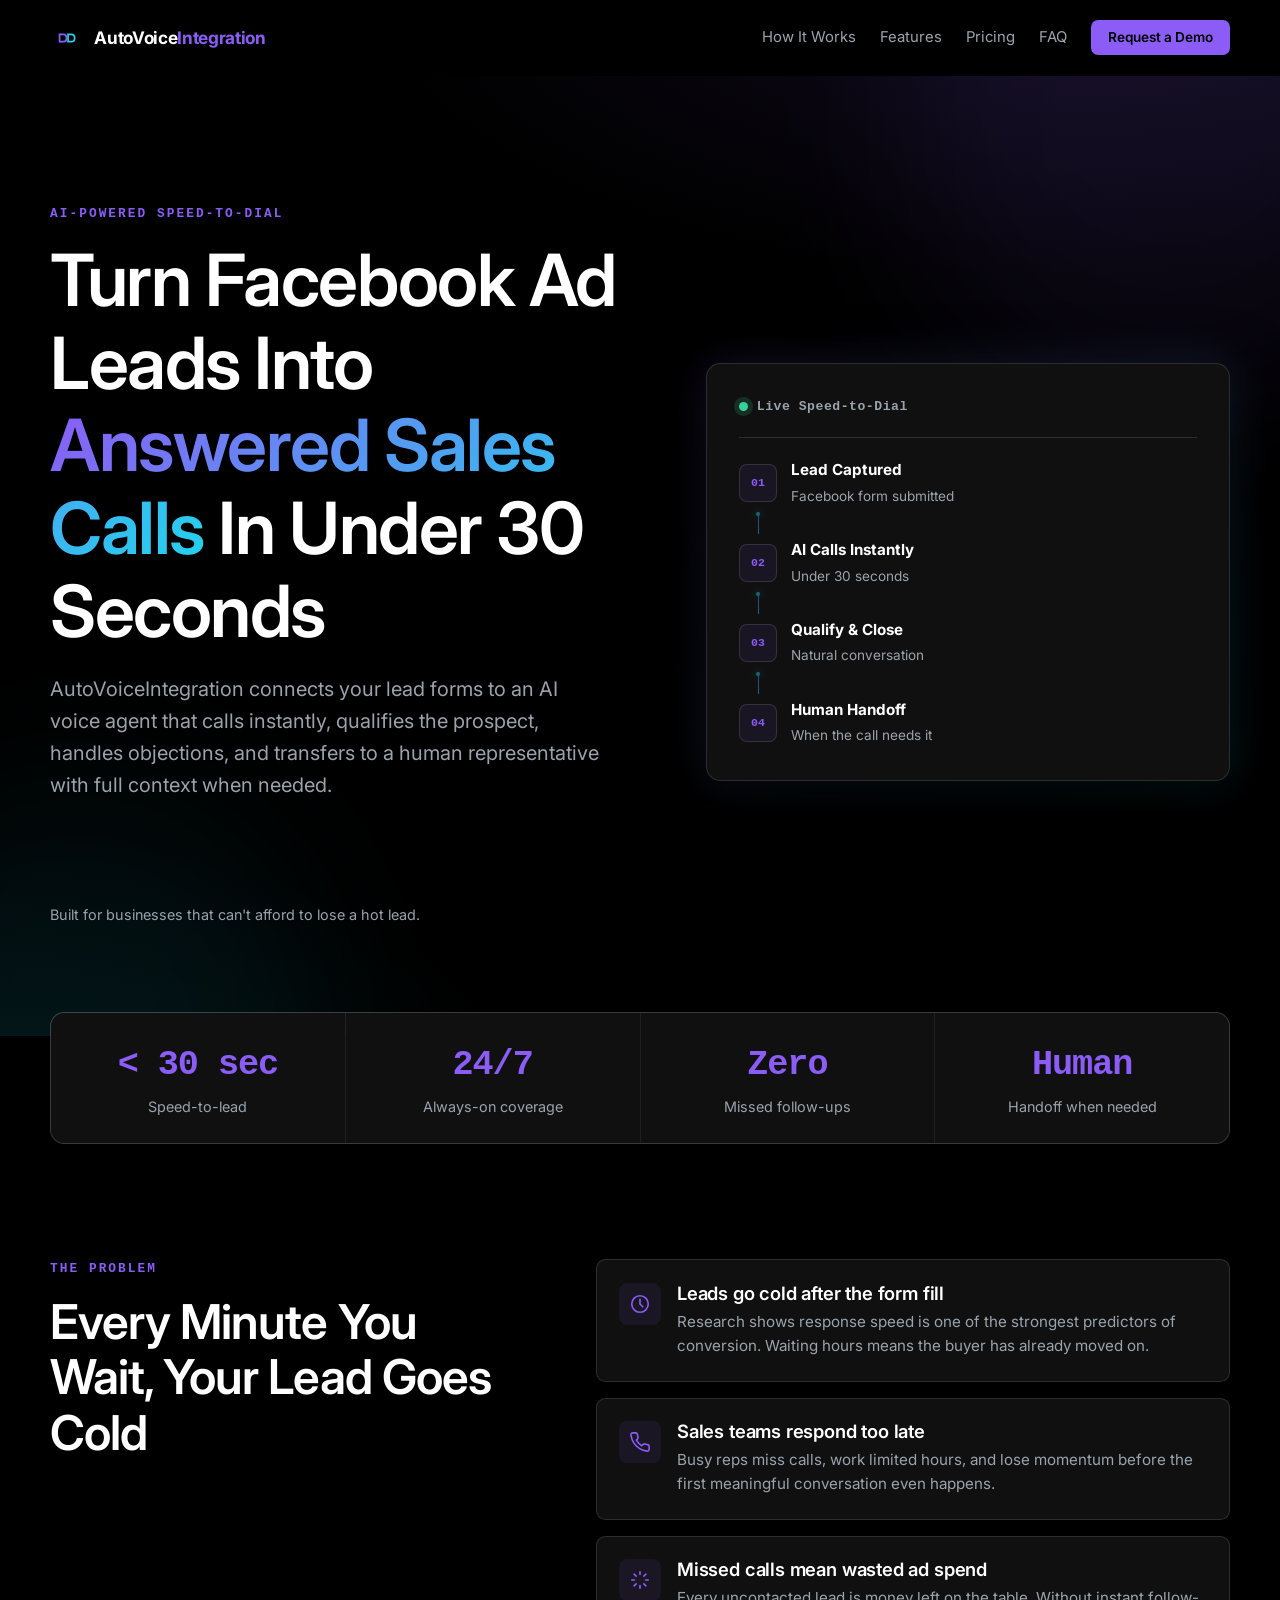
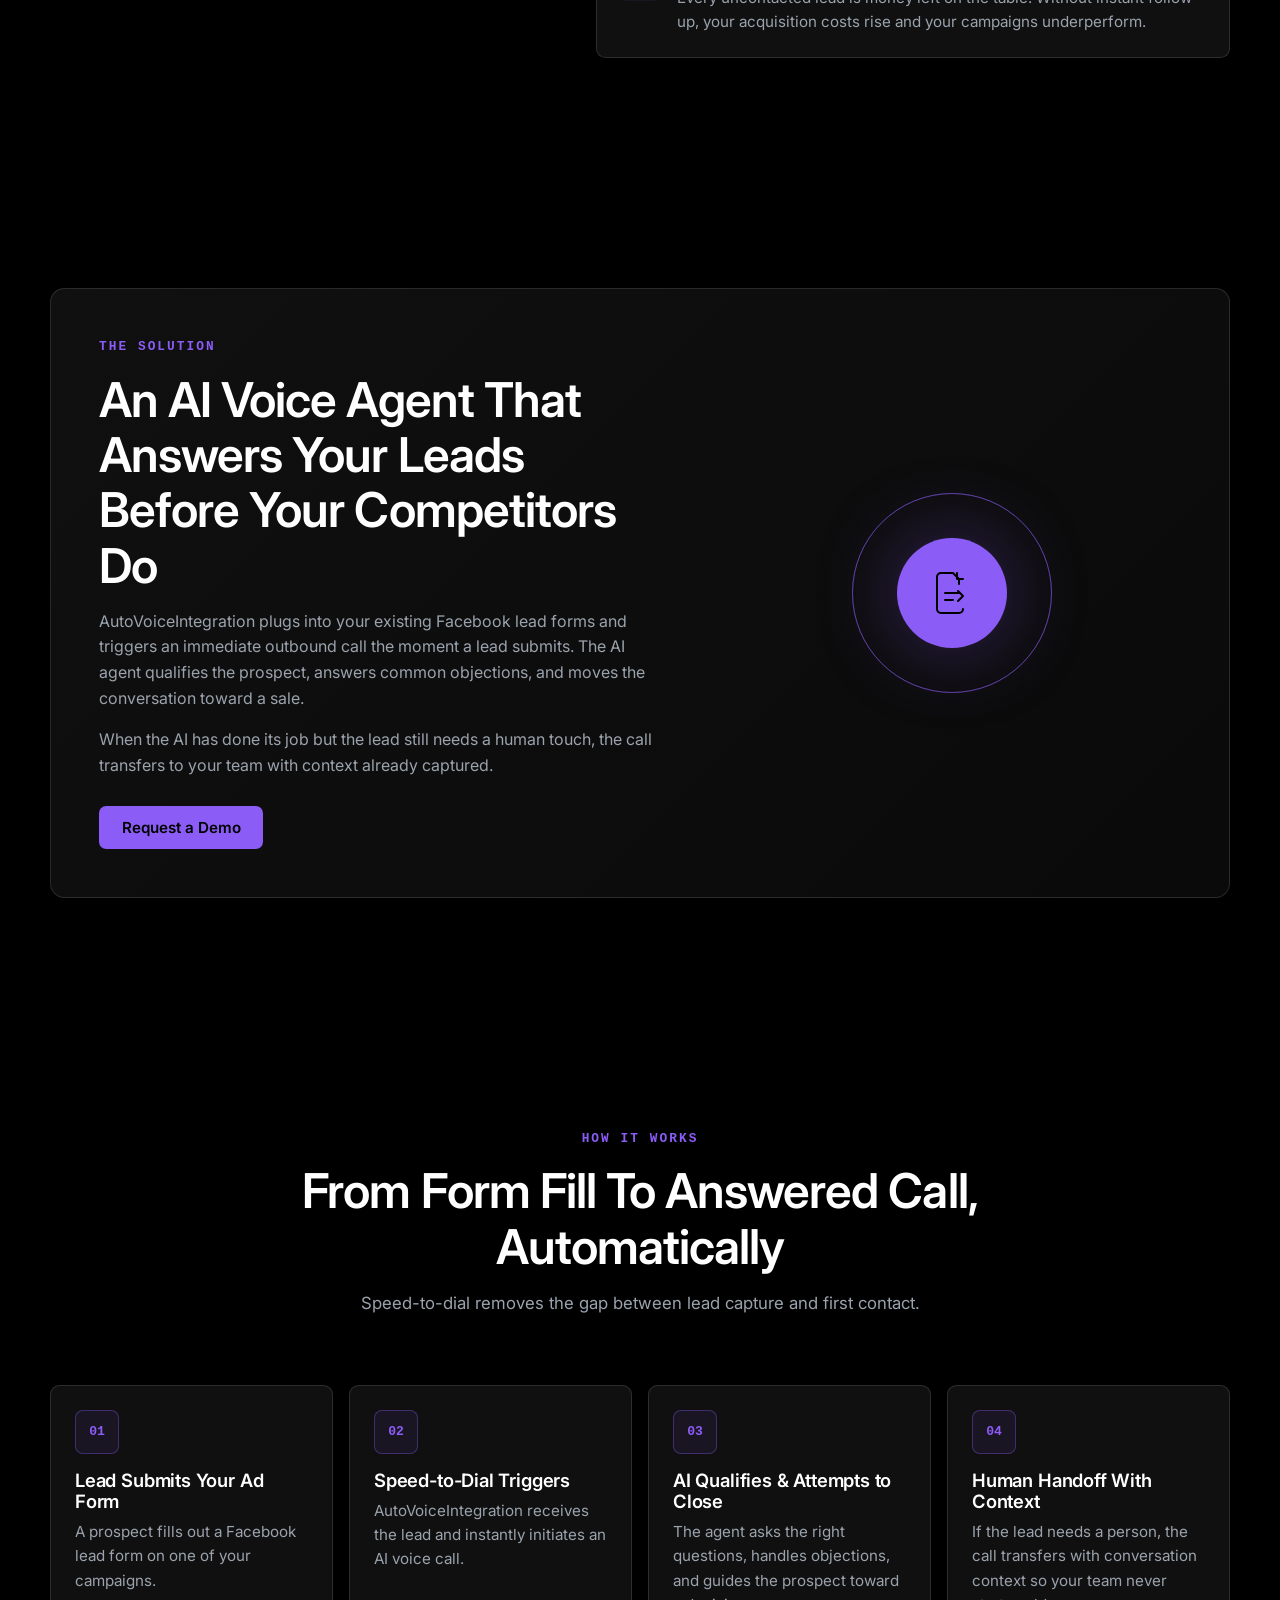
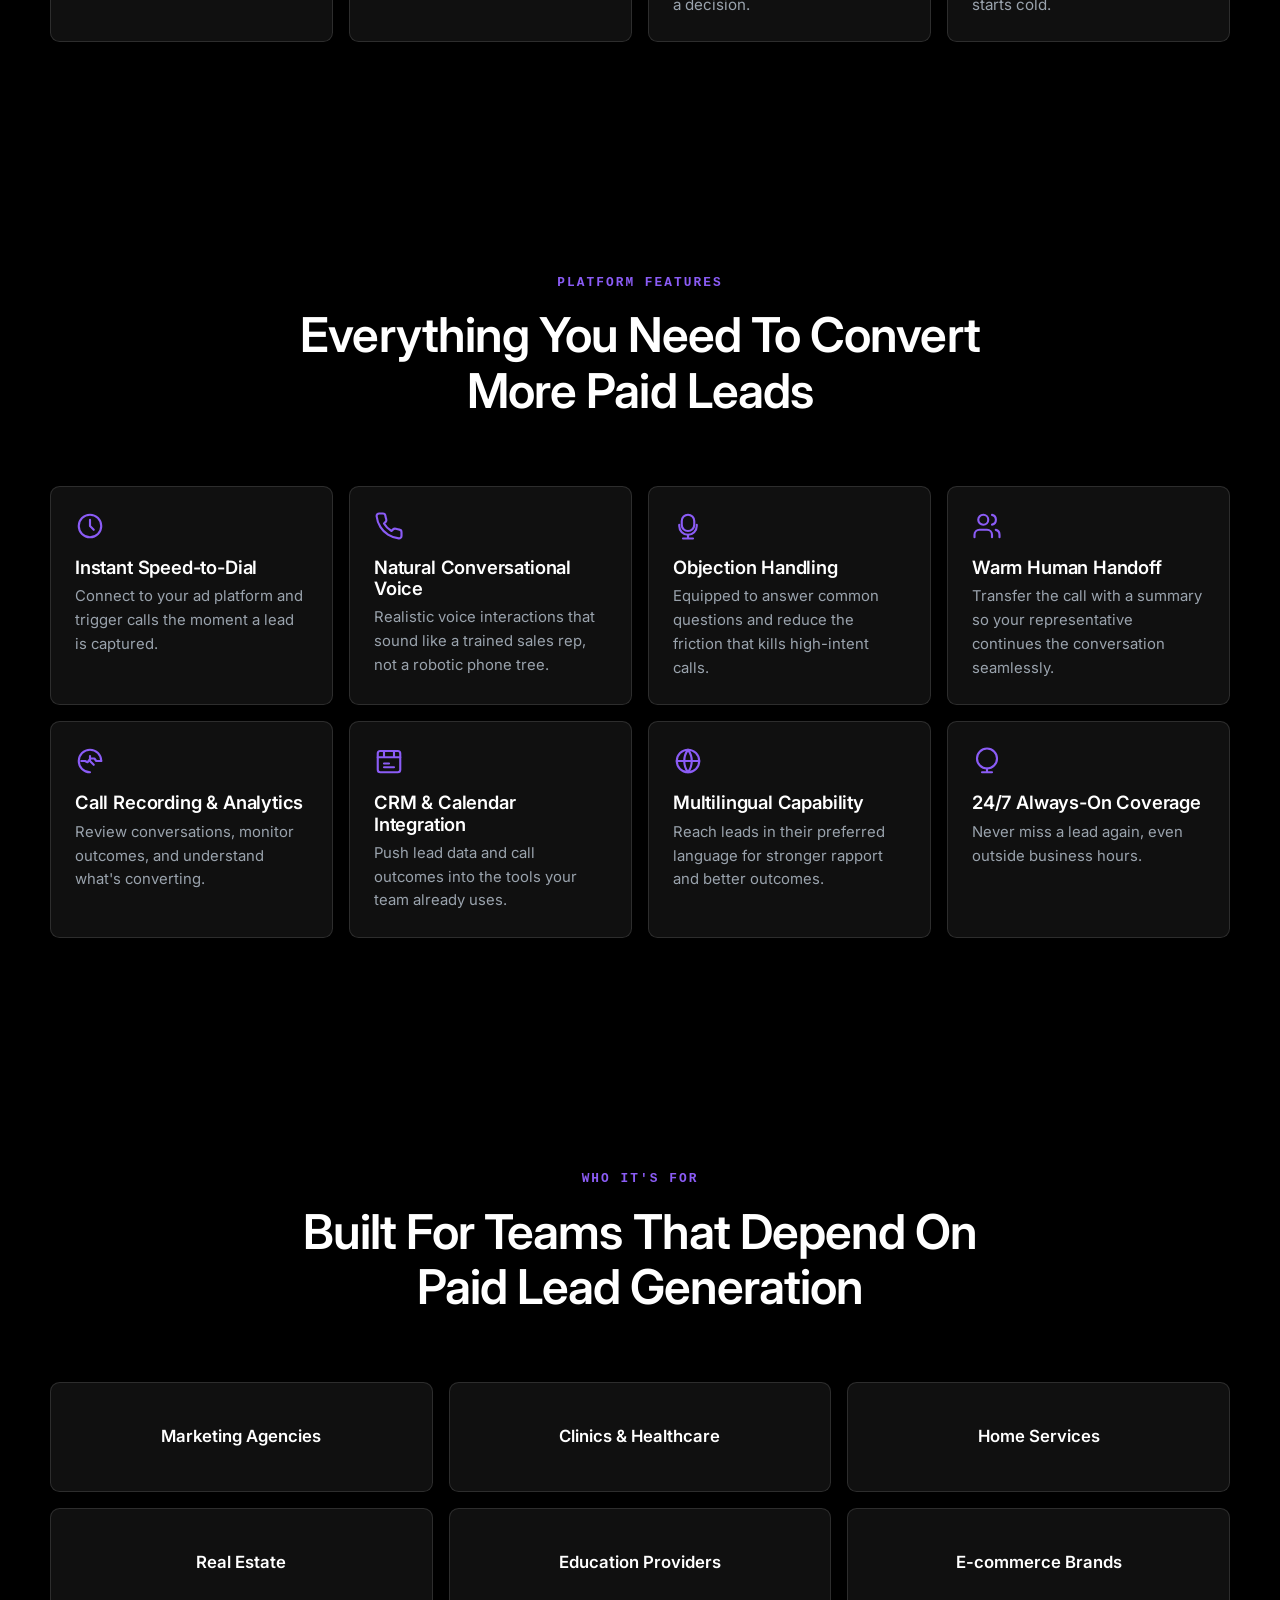
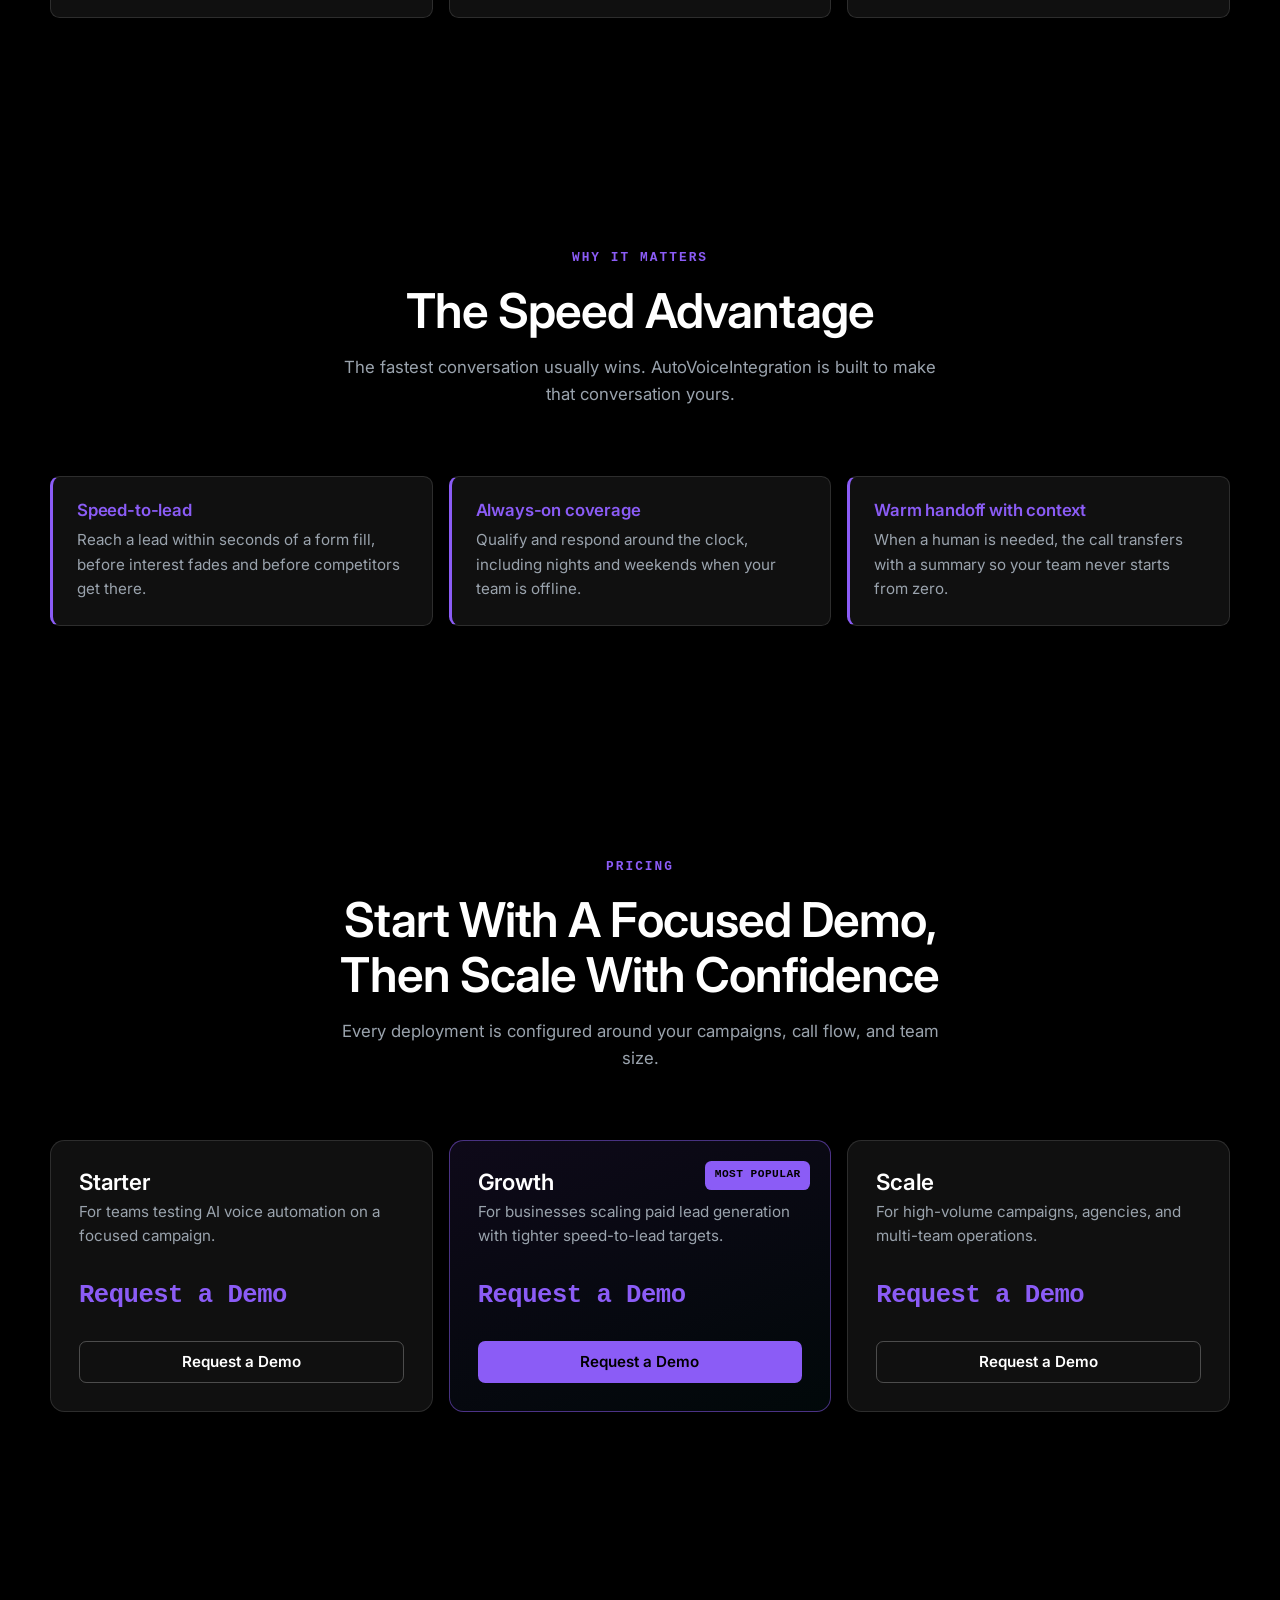
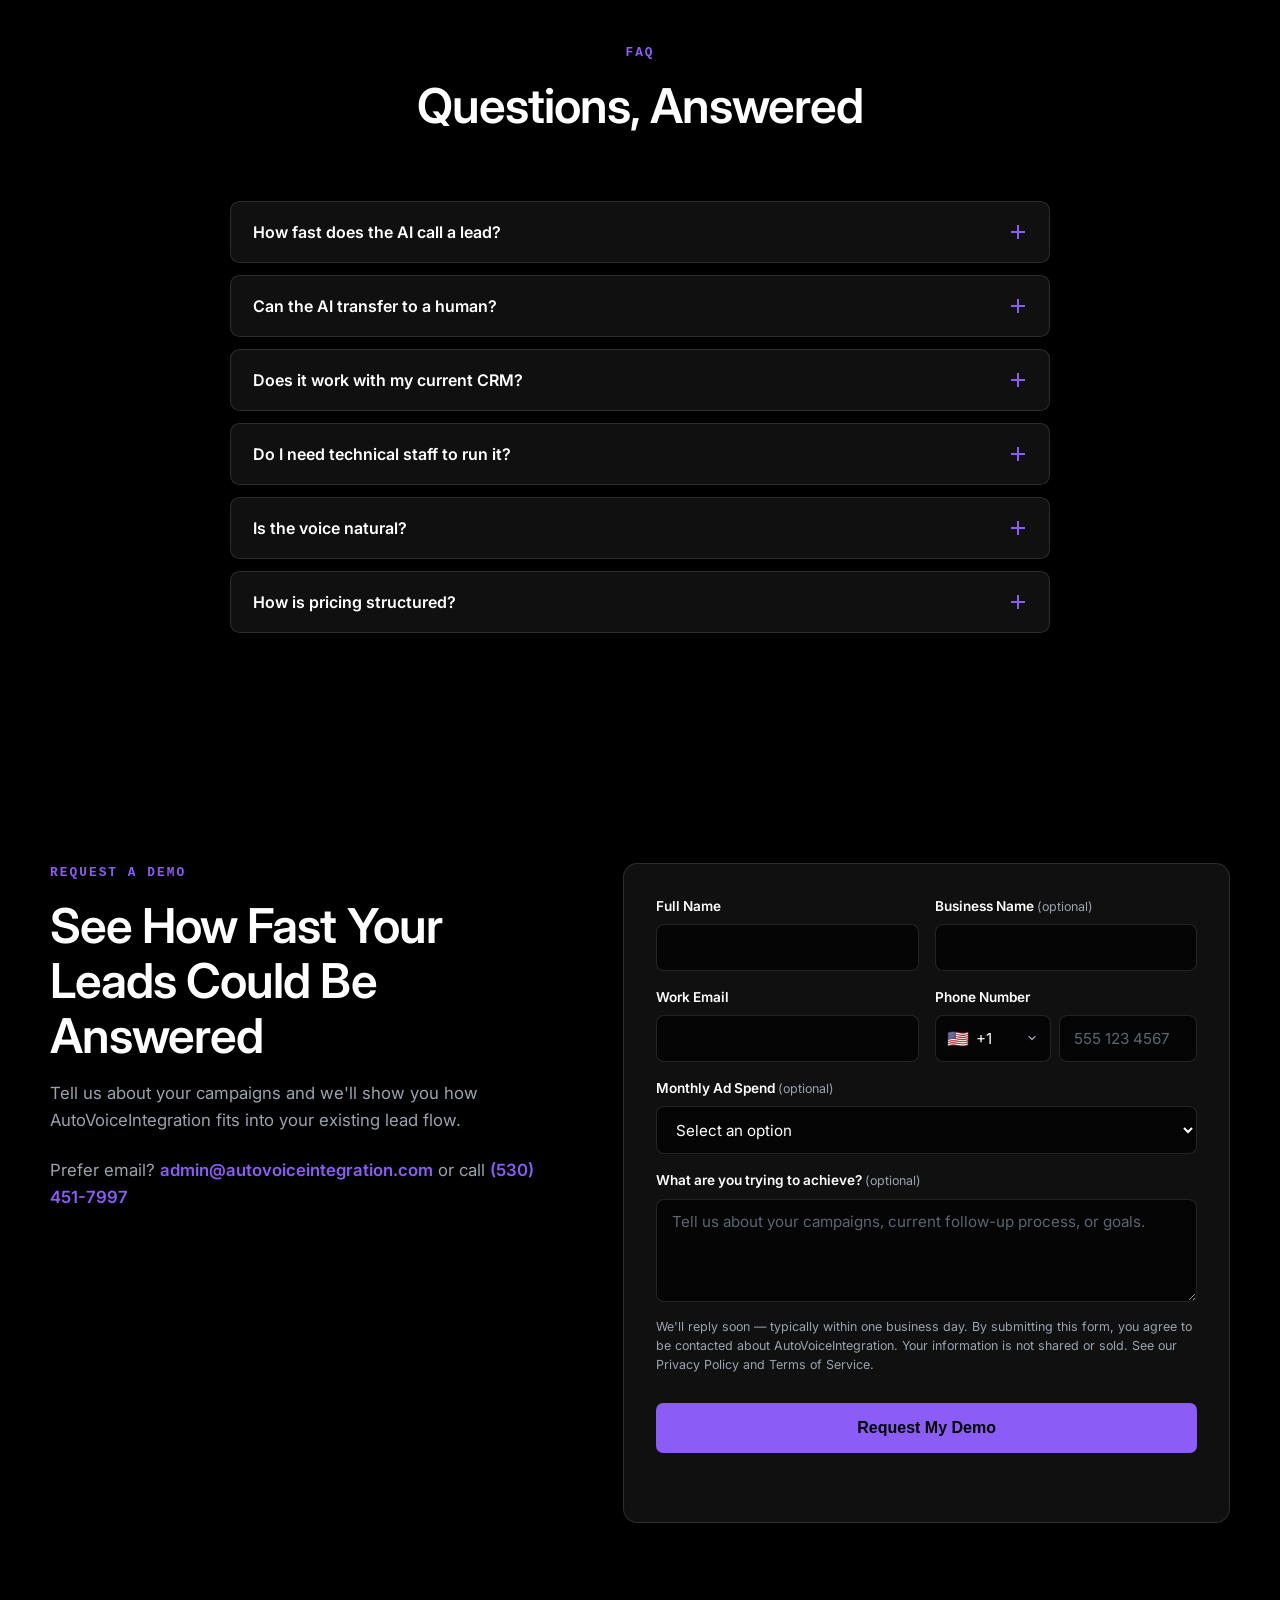
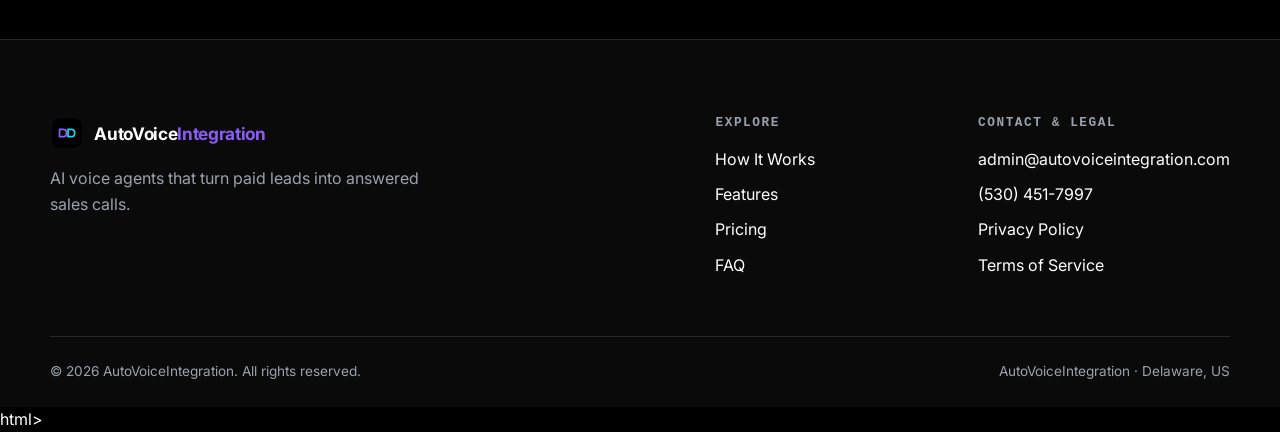
<file: index.html>
<!doctype html>
<html lang="en">
<head>
  <meta charset="utf-8">
  <meta name="viewport" content="width=device-width, initial-scale=1">
  <title>AI Voice Agents for Speed-to-Lead | AutoVoiceIntegration</title>
  <meta name="description" content="AutoVoiceIntegration turns Facebook ad leads into answered sales calls in under 30 seconds. AI voice agents that call instantly, qualify, and transfer to a human with full context.">
  <meta name="robots" content="index, follow, max-image-preview:large, max-snippet:-1">
  <meta name="author" content="AutoVoiceIntegration">
  <link rel="canonical" href="https://www.autovoiceintegration.com/">
  <meta name="theme-color" content="#000000">

  <meta property="og:type" content="website">
  <meta property="og:locale" content="en_US">
  <meta property="og:site_name" content="AutoVoiceIntegration">
  <meta property="og:title" content="AI Voice Agents for Speed-to-Lead | AutoVoiceIntegration">
  <meta property="og:description" content="Turn Facebook ad leads into answered sales calls in under 30 seconds with speed-to-dial AI calling, automated qualification, and warm human handoff.">
  <meta property="og:url" content="https://www.autovoiceintegration.com/">
  <meta property="og:image" content="https://www.autovoiceintegration.com/assets/icons/og-image.png">
  <meta property="og:image:width" content="1200">
  <meta property="og:image:height" content="630">
  <meta property="og:image:alt" content="AutoVoiceIntegration — AI Voice Agents for Speed-to-Lead">

  <meta name="twitter:card" content="summary_large_image">
  <meta name="twitter:title" content="AI Voice Agents for Speed-to-Lead | AutoVoiceIntegration">
  <meta name="twitter:description" content="Turn Facebook ad leads into answered sales calls in under 30 seconds with speed-to-dial AI calling and warm human handoff.">
  <meta name="twitter:image" content="https://www.autovoiceintegration.com/assets/icons/og-image.png">
  <meta name="twitter:image:alt" content="AutoVoiceIntegration — AI Voice Agents for Speed-to-Lead">

  <link rel="icon" href="assets/icons/favicon.svg" type="image/svg+xml">
  <link rel="preconnect" href="https://fonts.googleapis.com">
  <link rel="preconnect" href="https://fonts.gstatic.com" crossorigin>
  <link rel="preload" href="https://fonts.googleapis.com/css2?family=Inter:wght@400;500;600;700;800&display=swap" as="style">
  <link rel="stylesheet" href="https://fonts.googleapis.com/css2?family=Inter:wght@400;500;600;700;800&display=swap">
  <link rel="stylesheet" href="assets/css/styles.css">

  <script type="application/ld+json">
  {
    "@context": "https://schema.org",
    "@type": "Organization",
    "name": "AutoVoiceIntegration",
    "legalName": "Autovoiceintegration.com",
    "url": "https://www.autovoiceintegration.com/",
    "email": "admin@autovoiceintegration.com",
    "telephone": "+1-530-451-7997",
    "address": {
      "@type": "PostalAddress",
      "addressRegion": "Delaware",
      "addressCountry": "US"
    },
    "description": "AI voice agents with telephony integration and speed-to-dial automation for businesses running paid lead generation.",
    "sameAs": []
  }
  </script>

  <script type="application/ld+json">
  {
    "@context": "https://schema.org",
    "@type": "WebSite",
    "name": "AutoVoiceIntegration",
    "url": "https://www.autovoiceintegration.com/"
  }
  </script>

  <script type="application/ld+json">
  {
    "@context": "https://schema.org",
    "@type": "Product",
    "name": "AutoVoiceIntegration AI Voice Agent",
    "description": "An AI voice agent that instantly calls Facebook ad form-fill leads, qualifies them, attempts to close, and transfers to a human representative when needed.",
    "brand": {
      "@type": "Brand",
      "name": "AutoVoiceIntegration"
    },
    "offers": {
      "@type": "AggregateOffer",
      "priceCurrency": "USD",
      "lowPrice": "0",
      "highPrice": "0",
      "offerCount": "1",
      "availability": "https://schema.org/InStock",
      "url": "https://www.autovoiceintegration.com/#demo"
    }
  }
  </script>

  <script type="application/ld+json">
  {
    "@context": "https://schema.org",
    "@type": "FAQPage",
    "mainEntity": [
      {
        "@type": "Question",
        "name": "How fast does the AI call a lead?",
        "acceptedAnswer": {
          "@type": "Answer",
          "text": "Speed-to-dial is designed to trigger within seconds of a form submission, with the goal of reaching the lead in under 30 seconds. Actual timing depends on the connected platform and campaign setup."
        }
      },
      {
        "@type": "Question",
        "name": "Can the AI transfer to a human?",
        "acceptedAnswer": {
          "@type": "Answer",
          "text": "Yes. The AI agent attempts to qualify and close first. When a live representative is needed, the call transfers with a summary of the conversation so your team can pick up without repeating questions."
        }
      },
      {
        "@type": "Question",
        "name": "Does it work with my current CRM?",
        "acceptedAnswer": {
          "@type": "Answer",
          "text": "AutoVoiceIntegration is built to pass lead data and call outcomes into your existing tools. During the demo we'll map the exact integration to your CRM, calendar, or lead pipeline."
        }
      },
      {
        "@type": "Question",
        "name": "Do I need technical staff to run it?",
        "acceptedAnswer": {
          "@type": "Answer",
          "text": "No. The setup and configuration are handled for you. Your team focuses on the sales conversations and campaign outcomes while the automation runs in the background."
        }
      },
      {
        "@type": "Question",
        "name": "Is the voice natural?",
        "acceptedAnswer": {
          "@type": "Answer",
          "text": "Yes. The system uses a conversational AI voice designed to sound natural and professional. The call flow, tone, and language are customized around your offer and audience."
        }
      },
      {
        "@type": "Question",
        "name": "How is pricing structured?",
        "acceptedAnswer": {
          "@type": "Answer",
          "text": "Pricing is consultative because every deployment differs by campaign volume, call flow complexity, and integrations. Request a demo and we'll recommend the right tier for your goals."
        }
      }
    ]
  }
  </script>
</head>
<body>
  <a class="skip-link" href="#main-content">Skip to main content</a>

  <div class="scroll-progress" data-scroll-progress aria-hidden="true"></div>

  <header class="site-header" data-header>
    <div class="container header-inner">
      <a class="brand" href="#top" aria-label="AutoVoiceIntegration home">
        <span class="brand-mark" aria-hidden="true">
          <svg viewBox="0 0 32 32" fill="none" xmlns="http://www.w3.org/2000/svg">
            <rect x="2" y="2" width="28" height="28" rx="8" fill="#000000"/>
            <path d="M9 19.5V12.5H12.8C14.2 12.5 15.4 13.6 15.4 15V17C15.4 18.4 14.2 19.5 12.8 19.5H9Z" stroke="#8B5CF6" stroke-width="1.6"/>
            <path d="M17 19.5V12.5H20.2C21.8 12.5 23.2 13.8 23.2 16C23.2 18.2 21.8 19.5 20.2 19.5H17Z" stroke="#22D3EE" stroke-width="1.6"/>
          </svg>
        </span>
        <span class="brand-name">AutoVoice<span>Integration</span></span>
      </a>

      <button class="nav-toggle" type="button" aria-expanded="false" aria-controls="primary-navigation" data-nav-toggle>
        <span class="sr-only">Toggle navigation</span>
        <span class="nav-toggle-bar"></span>
        <span class="nav-toggle-bar"></span>
        <span class="nav-toggle-bar"></span>
      </button>

      <nav class="primary-nav" id="primary-navigation" data-primary-nav>
        <a href="#how-it-works">How It Works</a>
        <a href="#features">Features</a>
        <a href="#pricing">Pricing</a>
        <a href="#faq">FAQ</a>
        <a class="button button-small button-primary" href="#demo">Request a Demo</a>
      </nav>
    </div>
  </header>

  <main id="main-content">
    <section class="hero" id="top">
      <div class="hero-orb hero-orb-one" aria-hidden="true"></div>
      <div class="hero-orb hero-orb-two" aria-hidden="true"></div>
      <div class="container hero-grid">
        <div class="hero-copy">
          <p class="eyebrow reveal">AI-Powered Speed-to-Dial</p>
          <h1 class="reveal">Turn Facebook Ad Leads Into <span class="gradient-text">Answered Sales Calls</span> In Under 30 Seconds</h1>
          <p class="hero-subtitle reveal">AutoVoiceIntegration connects your lead forms to an AI voice agent that calls instantly, qualifies the prospect, handles objections, and transfers to a human representative with full context when needed.</p>

          <div class="hero-actions reveal">
            <a class="button button-primary button-large" href="#demo">Request a Demo</a>
            <a class="button button-ghost button-large" href="#how-it-works">See How It Works</a>
          </div>
          <p class="hero-trust reveal">Built for businesses that can't afford to lose a hot lead.</p>
        </div>

        <div class="hero-visual reveal" aria-hidden="true">
          <div class="call-panel">
            <div class="call-panel-header">
              <span class="status-dot"></span>
              <span>Live Speed-to-Dial</span>
            </div>
            <div class="call-flow">
              <div class="call-node">
                <span class="call-node-icon">01</span>
                <div>
                  <strong>Lead Captured</strong>
                  <span>Facebook form submitted</span>
                </div>
              </div>
              <div class="call-connector"></div>
              <div class="call-node">
                <span class="call-node-icon">02</span>
                <div>
                  <strong>AI Calls Instantly</strong>
                  <span>Under 30 seconds</span>
                </div>
              </div>
              <div class="call-connector"></div>
              <div class="call-node">
                <span class="call-node-icon">03</span>
                <div>
                  <strong>Qualify &amp; Close</strong>
                  <span>Natural conversation</span>
                </div>
              </div>
              <div class="call-connector"></div>
              <div class="call-node">
                <span class="call-node-icon">04</span>
                <div>
                  <strong>Human Handoff</strong>
                  <span>When the call needs it</span>
                </div>
              </div>
            </div>
          </div>
        </div>
      </div>
    </section>

    <section class="stats" aria-label="Platform capabilities">
      <div class="container stats-grid">
        <div class="stat reveal">
          <strong>&lt; 30 sec</strong>
          <span>Speed-to-lead</span>
        </div>
        <div class="stat reveal">
          <strong>24/7</strong>
          <span>Always-on coverage</span>
        </div>
        <div class="stat reveal">
          <strong>Zero</strong>
          <span>Missed follow-ups</span>
        </div>
        <div class="stat reveal">
          <strong>Human</strong>
          <span>Handoff when needed</span>
        </div>
      </div>
    </section>

    <section class="section problem" id="problem">
      <div class="container split">
        <div class="section-heading reveal">
          <p class="eyebrow">The Problem</p>
          <h2>Every Minute You Wait, Your Lead Goes Cold</h2>
        </div>
        <div class="problem-list reveal">
          <article class="problem-item">
            <span class="problem-icon" aria-hidden="true">
              <svg viewBox="0 0 24 24" fill="none" stroke="currentColor" stroke-width="1.8" stroke-linecap="round" stroke-linejoin="round"><circle cx="12" cy="12" r="9"/><path d="M12 7v5l3 3"/></svg>
            </span>
            <div>
              <h3>Leads go cold after the form fill</h3>
              <p>Research shows response speed is one of the strongest predictors of conversion. Waiting hours means the buyer has already moved on.</p>
            </div>
          </article>
          <article class="problem-item">
            <span class="problem-icon" aria-hidden="true">
              <svg viewBox="0 0 24 24" fill="none" stroke="currentColor" stroke-width="1.8" stroke-linecap="round" stroke-linejoin="round"><path d="M22 16.9v3a2 2 0 0 1-2.2 2 19.8 19.8 0 0 1-8.6-3 19.5 19.5 0 0 1-6-6A19.8 19.8 0 0 1 2.1 4.2 2 2 0 0 1 4.1 2h3a2 2 0 0 1 2 1.7c.1 1 .4 2 .7 2.9a2 2 0 0 1-.5 2.1L8 10a16 16 0 0 0 6 6l1.3-1.3a2 2 0 0 1 2.1-.5c.9.3 1.9.6 2.9.7A2 2 0 0 1 22 16.9Z"/></svg>
            </span>
            <div>
              <h3>Sales teams respond too late</h3>
              <p>Busy reps miss calls, work limited hours, and lose momentum before the first meaningful conversation even happens.</p>
            </div>
          </article>
          <article class="problem-item">
            <span class="problem-icon" aria-hidden="true">
              <svg viewBox="0 0 24 24" fill="none" stroke="currentColor" stroke-width="1.8" stroke-linecap="round" stroke-linejoin="round"><path d="M12 3v3M12 18v3M3 12h3M18 12h3M5.6 5.6l2.2 2.2M16.2 16.2l2.2 2.2M5.6 18.4l2.2-2.2M16.2 7.8l2.2-2.2"/></svg>
            </span>
            <div>
              <h3>Missed calls mean wasted ad spend</h3>
              <p>Every uncontacted lead is money left on the table. Without instant follow-up, your acquisition costs rise and your campaigns underperform.</p>
            </div>
          </article>
        </div>
      </div>
    </section>

    <section class="section solution" id="solution">
      <div class="container solution-card reveal">
        <div class="solution-copy">
          <p class="eyebrow">The Solution</p>
          <h2>An AI Voice Agent That Answers Your Leads Before Your Competitors Do</h2>
          <p>AutoVoiceIntegration plugs into your existing Facebook lead forms and triggers an immediate outbound call the moment a lead submits. The AI agent qualifies the prospect, answers common objections, and moves the conversation toward a sale.</p>
          <p>When the AI has done its job but the lead still needs a human touch, the call transfers to your team with context already captured.</p>
          <a class="button button-primary" href="#demo">Request a Demo</a>
        </div>
        <div class="solution-signal" aria-hidden="true">
          <div class="signal-ring signal-ring-one"></div>
          <div class="signal-ring signal-ring-two"></div>
          <div class="signal-core">
            <svg viewBox="0 0 48 48" fill="none" stroke="currentColor" stroke-width="2" stroke-linecap="round" stroke-linejoin="round"><path d="M35 40a4 4 0 0 1-4 4H13a4 4 0 0 1-4-4V8a4 4 0 0 1 4-4h12l6 6v5"/><path d="M29 4v6h6"/><path d="M17 24h14M17 31h8"/><path d="M30 22l5 5-5 5"/></svg>
          </div>
        </div>
      </div>
    </section>

    <section class="section how-it-works" id="how-it-works">
      <div class="container">
        <div class="section-heading center reveal">
          <p class="eyebrow">How It Works</p>
          <h2>From Form Fill To Answered Call, Automatically</h2>
          <p class="section-lead">Speed-to-dial removes the gap between lead capture and first contact.</p>
        </div>

        <div class="steps-grid">
          <article class="step reveal">
            <span class="step-number">01</span>
            <h3>Lead Submits Your Ad Form</h3>
            <p>A prospect fills out a Facebook lead form on one of your campaigns.</p>
          </article>
          <article class="step reveal">
            <span class="step-number">02</span>
            <h3>Speed-to-Dial Triggers</h3>
            <p>AutoVoiceIntegration receives the lead and instantly initiates an AI voice call.</p>
          </article>
          <article class="step reveal">
            <span class="step-number">03</span>
            <h3>AI Qualifies &amp; Attempts to Close</h3>
            <p>The agent asks the right questions, handles objections, and guides the prospect toward a decision.</p>
          </article>
          <article class="step reveal">
            <span class="step-number">04</span>
            <h3>Human Handoff With Context</h3>
            <p>If the lead needs a person, the call transfers with conversation context so your team never starts cold.</p>
          </article>
        </div>
      </div>
    </section>

    <section class="section features" id="features">
      <div class="container">
        <div class="section-heading center reveal">
          <p class="eyebrow">Platform Features</p>
          <h2>Everything You Need To Convert More Paid Leads</h2>
        </div>

        <div class="features-grid">
          <article class="feature-card reveal">
            <svg viewBox="0 0 24 24" fill="none" stroke="currentColor" stroke-width="1.7" stroke-linecap="round" stroke-linejoin="round"><circle cx="12" cy="12" r="9"/><path d="M12 7v5l3 3"/></svg>
            <h3>Instant Speed-to-Dial</h3>
            <p>Connect to your ad platform and trigger calls the moment a lead is captured.</p>
          </article>
          <article class="feature-card reveal">
            <svg viewBox="0 0 24 24" fill="none" stroke="currentColor" stroke-width="1.7" stroke-linecap="round" stroke-linejoin="round"><path d="M22 16.9v3a2 2 0 0 1-2.2 2 19.8 19.8 0 0 1-8.6-3 19.5 19.5 0 0 1-6-6A19.8 19.8 0 0 1 2.1 4.2 2 2 0 0 1 4.1 2h3a2 2 0 0 1 2 1.7c.1 1 .4 2 .7 2.9a2 2 0 0 1-.5 2.1L8 10a16 16 0 0 0 6 6l1.3-1.3a2 2 0 0 1 2.1-.5c.9.3 1.9.6 2.9.7A2 2 0 0 1 22 16.9Z"/></svg>
            <h3>Natural Conversational Voice</h3>
            <p>Realistic voice interactions that sound like a trained sales rep, not a robotic phone tree.</p>
          </article>
          <article class="feature-card reveal">
            <svg viewBox="0 0 24 24" fill="none" stroke="currentColor" stroke-width="1.7" stroke-linecap="round" stroke-linejoin="round"><path d="M12 3a5 5 0 0 1 5 5v3a5 5 0 0 1-10 0V8a5 5 0 0 1 5-5Z"/><path d="M5 11v1a7 7 0 0 0 14 0v-1"/><path d="M12 19v3M8 22h8"/></svg>
            <h3>Objection Handling</h3>
            <p>Equipped to answer common questions and reduce the friction that kills high-intent calls.</p>
          </article>
          <article class="feature-card reveal">
            <svg viewBox="0 0 24 24" fill="none" stroke="currentColor" stroke-width="1.7" stroke-linecap="round" stroke-linejoin="round"><path d="M16 21v-2a4 4 0 0 0-4-4H6a4 4 0 0 0-4 4v2"/><circle cx="9" cy="7" r="4"/><path d="M22 21v-2a4 4 0 0 0-3-3.9M16 3.1a4 4 0 0 1 0 7.8"/></svg>
            <h3>Warm Human Handoff</h3>
            <p>Transfer the call with a summary so your representative continues the conversation seamlessly.</p>
          </article>
          <article class="feature-card reveal">
            <svg viewBox="0 0 24 24" fill="none" stroke="currentColor" stroke-width="1.7" stroke-linecap="round" stroke-linejoin="round"><path d="M12 8v4l3 3M12 21a9 9 0 1 1 9-9"/><path d="M21 12h-4l-1.5-2h-3L10 13l-2-1H5"/></svg>
            <h3>Call Recording &amp; Analytics</h3>
            <p>Review conversations, monitor outcomes, and understand what's converting.</p>
          </article>
          <article class="feature-card reveal">
            <svg viewBox="0 0 24 24" fill="none" stroke="currentColor" stroke-width="1.7" stroke-linecap="round" stroke-linejoin="round"><rect x="3" y="4" width="18" height="17" rx="2"/><path d="M3 9h18M8 4v5M16 4v5M8 14h4M8 17h8"/></svg>
            <h3>CRM &amp; Calendar Integration</h3>
            <p>Push lead data and call outcomes into the tools your team already uses.</p>
          </article>
          <article class="feature-card reveal">
            <svg viewBox="0 0 24 24" fill="none" stroke="currentColor" stroke-width="1.7" stroke-linecap="round" stroke-linejoin="round"><circle cx="12" cy="12" r="9"/><path d="M3 12h18M12 3a15 15 0 0 1 0 18M12 3a15 15 0 0 0 0 18"/></svg>
            <h3>Multilingual Capability</h3>
            <p>Reach leads in their preferred language for stronger rapport and better outcomes.</p>
          </article>
          <article class="feature-card reveal">
            <svg viewBox="0 0 24 24" fill="none" stroke="currentColor" stroke-width="1.7" stroke-linecap="round" stroke-linejoin="round"><path d="M4 10a8 8 0 0 1 16 0"/><path d="M4 10a8 8 0 0 0 16 0"/><path d="M12 18v3M8 21h8"/></svg>
            <h3>24/7 Always-On Coverage</h3>
            <p>Never miss a lead again, even outside business hours.</p>
          </article>
        </div>
      </div>
    </section>

    <section class="section audience" id="audience">
      <div class="container">
        <div class="section-heading center reveal">
          <p class="eyebrow">Who It's For</p>
          <h2>Built For Teams That Depend On Paid Lead Generation</h2>
        </div>
        <div class="audience-grid reveal">
          <div class="audience-item">Marketing Agencies</div>
          <div class="audience-item">Clinics &amp; Healthcare</div>
          <div class="audience-item">Home Services</div>
          <div class="audience-item">Real Estate</div>
          <div class="audience-item">Education Providers</div>
          <div class="audience-item">E-commerce Brands</div>
        </div>
      </div>
    </section>

    <section class="section testimonials" id="results">
      <div class="container">
        <div class="section-heading center reveal">
          <p class="eyebrow">Why It Matters</p>
          <h2>The Speed Advantage</h2>
          <p class="section-lead">The fastest conversation usually wins. AutoVoiceIntegration is built to make that conversation yours.</p>
        </div>

        <div class="testimonial-grid">
          <article class="testimonial-card reveal">
            <h3>Speed-to-lead</h3>
            <p>Reach a lead within seconds of a form fill, before interest fades and before competitors get there.</p>
          </article>
          <article class="testimonial-card reveal">
            <h3>Always-on coverage</h3>
            <p>Qualify and respond around the clock, including nights and weekends when your team is offline.</p>
          </article>
          <article class="testimonial-card reveal">
            <h3>Warm handoff with context</h3>
            <p>When a human is needed, the call transfers with a summary so your team never starts from zero.</p>
          </article>
        </div>
      </div>
    </section>

    <section class="section pricing" id="pricing">
      <div class="container">
        <div class="section-heading center reveal">
          <p class="eyebrow">Pricing</p>
          <h2>Start With A Focused Demo, Then Scale With Confidence</h2>
          <p class="section-lead">Every deployment is configured around your campaigns, call flow, and team size.</p>
        </div>

        <div class="pricing-grid">
          <article class="pricing-card reveal">
            <h3>Starter</h3>
            <p class="pricing-purpose">For teams testing AI voice automation on a focused campaign.</p>
            <p class="pricing-value">Request a Demo</p>
            <a class="button button-ghost button-full" href="#demo">Request a Demo</a>
          </article>
          <article class="pricing-card pricing-featured reveal">
            <p class="pricing-badge">Most Popular</p>
            <h3>Growth</h3>
            <p class="pricing-purpose">For businesses scaling paid lead generation with tighter speed-to-lead targets.</p>
            <p class="pricing-value">Request a Demo</p>
            <a class="button button-primary button-full" href="#demo">Request a Demo</a>
          </article>
          <article class="pricing-card reveal">
            <h3>Scale</h3>
            <p class="pricing-purpose">For high-volume campaigns, agencies, and multi-team operations.</p>
            <p class="pricing-value">Request a Demo</p>
            <a class="button button-ghost button-full" href="#demo">Request a Demo</a>
          </article>
        </div>
      </div>
    </section>

    <section class="section faq" id="faq">
      <div class="container faq-container">
        <div class="section-heading center reveal">
          <p class="eyebrow">FAQ</p>
          <h2>Questions, Answered</h2>
        </div>

        <div class="accordion reveal">
          <div class="accordion-item" data-accordion-item>
            <button class="accordion-trigger" type="button" aria-expanded="false" data-accordion-trigger>
              <span>How fast does the AI call a lead?</span>
              <span class="accordion-icon" aria-hidden="true"></span>
            </button>
            <div class="accordion-panel" data-accordion-panel>
              <p>Speed-to-dial is designed to trigger within seconds of a form submission, with the goal of reaching the lead in under 30 seconds. Actual timing depends on the connected platform and campaign setup.</p>
            </div>
          </div>

          <div class="accordion-item" data-accordion-item>
            <button class="accordion-trigger" type="button" aria-expanded="false" data-accordion-trigger>
              <span>Can the AI transfer to a human?</span>
              <span class="accordion-icon" aria-hidden="true"></span>
            </button>
            <div class="accordion-panel" data-accordion-panel>
              <p>Yes. The AI agent attempts to qualify and close first. When a live representative is needed, the call transfers with a summary of the conversation so your team can pick up without repeating questions.</p>
            </div>
          </div>

          <div class="accordion-item" data-accordion-item>
            <button class="accordion-trigger" type="button" aria-expanded="false" data-accordion-trigger>
              <span>Does it work with my current CRM?</span>
              <span class="accordion-icon" aria-hidden="true"></span>
            </button>
            <div class="accordion-panel" data-accordion-panel>
              <p>AutoVoiceIntegration is built to pass lead data and call outcomes into your existing tools. During the demo we'll map the exact integration to your CRM, calendar, or lead pipeline.</p>
            </div>
          </div>

          <div class="accordion-item" data-accordion-item>
            <button class="accordion-trigger" type="button" aria-expanded="false" data-accordion-trigger>
              <span>Do I need technical staff to run it?</span>
              <span class="accordion-icon" aria-hidden="true"></span>
            </button>
            <div class="accordion-panel" data-accordion-panel>
              <p>No. The setup and configuration are handled for you. Your team focuses on the sales conversations and campaign outcomes while the automation runs in the background.</p>
            </div>
          </div>

          <div class="accordion-item" data-accordion-item>
            <button class="accordion-trigger" type="button" aria-expanded="false" data-accordion-trigger>
              <span>Is the voice natural?</span>
              <span class="accordion-icon" aria-hidden="true"></span>
            </button>
            <div class="accordion-panel" data-accordion-panel>
              <p>Yes. The system uses a conversational AI voice designed to sound natural and professional. The call flow, tone, and language are customized around your offer and audience.</p>
            </div>
          </div>

          <div class="accordion-item" data-accordion-item>
            <button class="accordion-trigger" type="button" aria-expanded="false" data-accordion-trigger>
              <span>How is pricing structured?</span>
              <span class="accordion-icon" aria-hidden="true"></span>
            </button>
            <div class="accordion-panel" data-accordion-panel>
              <p>Pricing is consultative because every deployment differs by campaign volume, call flow complexity, and integrations. Request a demo and we'll recommend the right tier for your goals.</p>
            </div>
          </div>
        </div>
      </div>
    </section>

    <section class="section final-cta" id="demo">
      <div class="container demo-layout">
        <div class="demo-intro reveal">
          <p class="eyebrow">Request a Demo</p>
          <h2>See How Fast Your Leads Could Be Answered</h2>
          <p>Tell us about your campaigns and we'll show you how AutoVoiceIntegration fits into your existing lead flow.</p>
          <p class="demo-email-line">Prefer email? <a href="mailto:admin@autovoiceintegration.com">admin@autovoiceintegration.com</a> or call <a href="tel:+15304517997">(530) 451-7997</a></p>
        </div>

        <div class="demo-form-card reveal">
          <form class="demo-form" id="demo-form" action="submit.php" method="post" data-form novalidate>
            <div class="sr-only" aria-hidden="true">
              <label for="website">Leave this field empty</label>
              <input type="text" id="website" name="website" tabindex="-1" autocomplete="off">
            </div>

            <div class="form-row">
              <div class="form-field">
                <label for="name">Full Name</label>
                <input type="text" id="name" name="name" autocomplete="name" required>
              </div>
              <div class="form-field">
                <label for="business">Business Name <span class="field-optional">(optional)</span></label>
                <input type="text" id="business" name="business" autocomplete="organization">
              </div>
            </div>

            <div class="form-row">
              <div class="form-field">
                <label for="email">Work Email</label>
                <input type="email" id="email" name="email" autocomplete="email" required>
              </div>
              <div class="form-field">
                <label for="phone">Phone Number</label>
                <div class="phone-field">
                  <div class="country-select" data-country-select>
                    <button type="button" class="country-select-trigger" aria-haspopup="listbox" aria-expanded="false" data-country-trigger>
                      <span class="country-select-flag" aria-hidden="true">🇺🇸</span>
                      <span class="country-select-code" data-country-code-label>+1</span>
                      <svg class="country-select-chevron" viewBox="0 0 24 24" fill="none" stroke="currentColor" stroke-width="2.5" stroke-linecap="round" stroke-linejoin="round" aria-hidden="true"><path d="M6 9l6 6 6-6"/></svg>
                    </button>
                    <div class="country-select-menu" data-country-menu>
                      <div class="country-select-search">
                        <svg viewBox="0 0 24 24" fill="none" stroke="currentColor" stroke-width="2" stroke-linecap="round" stroke-linejoin="round" aria-hidden="true"><circle cx="11" cy="11" r="7"/><path d="M21 21l-4.35-4.35"/></svg>
                        <input type="text" placeholder="Search countries" autocomplete="off" data-country-search aria-label="Search countries">
                      </div>
                      <ul class="country-select-list" role="listbox" aria-label="Country code" data-country-list></ul>
                    </div>
                    <select id="phone-code" name="country_code" class="country-select-source" autocomplete="tel-country-code" aria-label="Country code" required data-country-select-source>
                      <option value="+93" data-code="AF" data-name="Afghanistan">Afghanistan (+93)</option>
                      <option value="+355" data-code="AL" data-name="Albania">Albania (+355)</option>
                      <option value="+213" data-code="DZ" data-name="Algeria">Algeria (+213)</option>
                      <option value="+1" data-code="AS" data-name="American Samoa" data-dial="+1 684">American Samoa (+1 684)</option>
                      <option value="+376" data-code="AD" data-name="Andorra">Andorra (+376)</option>
                      <option value="+244" data-code="AO" data-name="Angola">Angola (+244)</option>
                      <option value="+1" data-code="AI" data-name="Anguilla" data-dial="+1 264">Anguilla (+1 264)</option>
                      <option value="+1" data-code="AG" data-name="Antigua and Barbuda" data-dial="+1 268">Antigua and Barbuda (+1 268)</option>
                      <option value="+54" data-code="AR" data-name="Argentina">Argentina (+54)</option>
                      <option value="+374" data-code="AM" data-name="Armenia">Armenia (+374)</option>
                      <option value="+297" data-code="AW" data-name="Aruba">Aruba (+297)</option>
                      <option value="+61" data-code="AU" data-name="Australia">Australia (+61)</option>
                      <option value="+43" data-code="AT" data-name="Austria">Austria (+43)</option>
                      <option value="+994" data-code="AZ" data-name="Azerbaijan">Azerbaijan (+994)</option>
                      <option value="+1" data-code="BS" data-name="Bahamas" data-dial="+1 242">Bahamas (+1 242)</option>
                      <option value="+973" data-code="BH" data-name="Bahrain">Bahrain (+973)</option>
                      <option value="+880" data-code="BD" data-name="Bangladesh">Bangladesh (+880)</option>
                      <option value="+1" data-code="BB" data-name="Barbados" data-dial="+1 246">Barbados (+1 246)</option>
                      <option value="+375" data-code="BY" data-name="Belarus">Belarus (+375)</option>
                      <option value="+32" data-code="BE" data-name="Belgium">Belgium (+32)</option>
                      <option value="+501" data-code="BZ" data-name="Belize">Belize (+501)</option>
                      <option value="+229" data-code="BJ" data-name="Benin">Benin (+229)</option>
                      <option value="+1" data-code="BM" data-name="Bermuda" data-dial="+1 441">Bermuda (+1 441)</option>
                      <option value="+975" data-code="BT" data-name="Bhutan">Bhutan (+975)</option>
                      <option value="+591" data-code="BO" data-name="Bolivia">Bolivia (+591)</option>
                      <option value="+387" data-code="BA" data-name="Bosnia and Herzegovina">Bosnia and Herzegovina (+387)</option>
                      <option value="+267" data-code="BW" data-name="Botswana">Botswana (+267)</option>
                      <option value="+55" data-code="BR" data-name="Brazil">Brazil (+55)</option>
                      <option value="+1" data-code="VG" data-name="British Virgin Islands" data-dial="+1 284">British Virgin Islands (+1 284)</option>
                      <option value="+673" data-code="BN" data-name="Brunei">Brunei (+673)</option>
                      <option value="+359" data-code="BG" data-name="Bulgaria">Bulgaria (+359)</option>
                      <option value="+226" data-code="BF" data-name="Burkina Faso">Burkina Faso (+226)</option>
                      <option value="+257" data-code="BI" data-name="Burundi">Burundi (+257)</option>
                      <option value="+855" data-code="KH" data-name="Cambodia">Cambodia (+855)</option>
                      <option value="+237" data-code="CM" data-name="Cameroon">Cameroon (+237)</option>
                      <option value="+1" data-code="CA" data-name="Canada">Canada (+1)</option>
                      <option value="+238" data-code="CV" data-name="Cape Verde">Cape Verde (+238)</option>
                      <option value="+1" data-code="KY" data-name="Cayman Islands" data-dial="+1 345">Cayman Islands (+1 345)</option>
                      <option value="+236" data-code="CF" data-name="Central African Republic">Central African Republic (+236)</option>
                      <option value="+235" data-code="TD" data-name="Chad">Chad (+235)</option>
                      <option value="+56" data-code="CL" data-name="Chile">Chile (+56)</option>
                      <option value="+86" data-code="CN" data-name="China">China (+86)</option>
                      <option value="+57" data-code="CO" data-name="Colombia">Colombia (+57)</option>
                      <option value="+269" data-code="KM" data-name="Comoros">Comoros (+269)</option>
                      <option value="+242" data-code="CG" data-name="Congo - Brazzaville">Congo - Brazzaville (+242)</option>
                      <option value="+243" data-code="CD" data-name="Congo - Kinshasa">Congo - Kinshasa (+243)</option>
                      <option value="+506" data-code="CR" data-name="Costa Rica">Costa Rica (+506)</option>
                      <option value="+385" data-code="HR" data-name="Croatia">Croatia (+385)</option>
                      <option value="+53" data-code="CU" data-name="Cuba">Cuba (+53)</option>
                      <option value="+599" data-code="CW" data-name="Curaçao">Curaçao (+599)</option>
                      <option value="+357" data-code="CY" data-name="Cyprus">Cyprus (+357)</option>
                      <option value="+420" data-code="CZ" data-name="Czechia">Czechia (+420)</option>
                      <option value="+45" data-code="DK" data-name="Denmark">Denmark (+45)</option>
                      <option value="+253" data-code="DJ" data-name="Djibouti">Djibouti (+253)</option>
                      <option value="+1" data-code="DM" data-name="Dominica" data-dial="+1 767">Dominica (+1 767)</option>
                      <option value="+1" data-code="DO" data-name="Dominican Republic" data-dial="+1 809">Dominican Republic (+1 809)</option>
                      <option value="+593" data-code="EC" data-name="Ecuador">Ecuador (+593)</option>
                      <option value="+20" data-code="EG" data-name="Egypt">Egypt (+20)</option>
                      <option value="+503" data-code="SV" data-name="El Salvador">El Salvador (+503)</option>
                      <option value="+240" data-code="GQ" data-name="Equatorial Guinea">Equatorial Guinea (+240)</option>
                      <option value="+291" data-code="ER" data-name="Eritrea">Eritrea (+291)</option>
                      <option value="+372" data-code="EE" data-name="Estonia">Estonia (+372)</option>
                      <option value="+268" data-code="SZ" data-name="Eswatini">Eswatini (+268)</option>
                      <option value="+251" data-code="ET" data-name="Ethiopia">Ethiopia (+251)</option>
                      <option value="+500" data-code="FK" data-name="Falkland Islands">Falkland Islands (+500)</option>
                      <option value="+298" data-code="FO" data-name="Faroe Islands">Faroe Islands (+298)</option>
                      <option value="+679" data-code="FJ" data-name="Fiji">Fiji (+679)</option>
                      <option value="+358" data-code="FI" data-name="Finland">Finland (+358)</option>
                      <option value="+33" data-code="FR" data-name="France">France (+33)</option>
                      <option value="+594" data-code="GF" data-name="French Guiana">French Guiana (+594)</option>
                      <option value="+689" data-code="PF" data-name="French Polynesia">French Polynesia (+689)</option>
                      <option value="+241" data-code="GA" data-name="Gabon">Gabon (+241)</option>
                      <option value="+220" data-code="GM" data-name="Gambia">Gambia (+220)</option>
                      <option value="+995" data-code="GE" data-name="Georgia">Georgia (+995)</option>
                      <option value="+49" data-code="DE" data-name="Germany">Germany (+49)</option>
                      <option value="+233" data-code="GH" data-name="Ghana">Ghana (+233)</option>
                      <option value="+350" data-code="GI" data-name="Gibraltar">Gibraltar (+350)</option>
                      <option value="+30" data-code="GR" data-name="Greece">Greece (+30)</option>
                      <option value="+299" data-code="GL" data-name="Greenland">Greenland (+299)</option>
                      <option value="+1" data-code="GD" data-name="Grenada" data-dial="+1 473">Grenada (+1 473)</option>
                      <option value="+590" data-code="GP" data-name="Guadeloupe">Guadeloupe (+590)</option>
                      <option value="+1" data-code="GU" data-name="Guam" data-dial="+1 671">Guam (+1 671)</option>
                      <option value="+502" data-code="GT" data-name="Guatemala">Guatemala (+502)</option>
                      <option value="+44" data-code="GG" data-name="Guernsey" data-dial="+44 1481">Guernsey (+44 1481)</option>
                      <option value="+224" data-code="GN" data-name="Guinea">Guinea (+224)</option>
                      <option value="+245" data-code="GW" data-name="Guinea-Bissau">Guinea-Bissau (+245)</option>
                      <option value="+592" data-code="GY" data-name="Guyana">Guyana (+592)</option>
                      <option value="+509" data-code="HT" data-name="Haiti">Haiti (+509)</option>
                      <option value="+504" data-code="HN" data-name="Honduras">Honduras (+504)</option>
                      <option value="+852" data-code="HK" data-name="Hong Kong">Hong Kong (+852)</option>
                      <option value="+36" data-code="HU" data-name="Hungary">Hungary (+36)</option>
                      <option value="+354" data-code="IS" data-name="Iceland">Iceland (+354)</option>
                      <option value="+91" data-code="IN" data-name="India">India (+91)</option>
                      <option value="+62" data-code="ID" data-name="Indonesia">Indonesia (+62)</option>
                      <option value="+98" data-code="IR" data-name="Iran">Iran (+98)</option>
                      <option value="+964" data-code="IQ" data-name="Iraq">Iraq (+964)</option>
                      <option value="+353" data-code="IE" data-name="Ireland">Ireland (+353)</option>
                      <option value="+44" data-code="IM" data-name="Isle of Man" data-dial="+44 1624">Isle of Man (+44 1624)</option>
                      <option value="+972" data-code="IL" data-name="Israel">Israel (+972)</option>
                      <option value="+39" data-code="IT" data-name="Italy">Italy (+39)</option>
                      <option value="+225" data-code="CI" data-name="Ivory Coast">Ivory Coast (+225)</option>
                      <option value="+1" data-code="JM" data-name="Jamaica" data-dial="+1 876">Jamaica (+1 876)</option>
                      <option value="+81" data-code="JP" data-name="Japan">Japan (+81)</option>
                      <option value="+44" data-code="JE" data-name="Jersey" data-dial="+44 1534">Jersey (+44 1534)</option>
                      <option value="+962" data-code="JO" data-name="Jordan">Jordan (+962)</option>
                      <option value="+7" data-code="KZ" data-name="Kazakhstan">Kazakhstan (+7)</option>
                      <option value="+254" data-code="KE" data-name="Kenya">Kenya (+254)</option>
                      <option value="+686" data-code="KI" data-name="Kiribati">Kiribati (+686)</option>
                      <option value="+383" data-code="XK" data-name="Kosovo">Kosovo (+383)</option>
                      <option value="+965" data-code="KW" data-name="Kuwait">Kuwait (+965)</option>
                      <option value="+996" data-code="KG" data-name="Kyrgyzstan">Kyrgyzstan (+996)</option>
                      <option value="+856" data-code="LA" data-name="Laos">Laos (+856)</option>
                      <option value="+371" data-code="LV" data-name="Latvia">Latvia (+371)</option>
                      <option value="+961" data-code="LB" data-name="Lebanon">Lebanon (+961)</option>
                      <option value="+266" data-code="LS" data-name="Lesotho">Lesotho (+266)</option>
                      <option value="+231" data-code="LR" data-name="Liberia">Liberia (+231)</option>
                      <option value="+218" data-code="LY" data-name="Libya">Libya (+218)</option>
                      <option value="+423" data-code="LI" data-name="Liechtenstein">Liechtenstein (+423)</option>
                      <option value="+370" data-code="LT" data-name="Lithuania">Lithuania (+370)</option>
                      <option value="+352" data-code="LU" data-name="Luxembourg">Luxembourg (+352)</option>
                      <option value="+853" data-code="MO" data-name="Macau">Macau (+853)</option>
                      <option value="+261" data-code="MG" data-name="Madagascar">Madagascar (+261)</option>
                      <option value="+265" data-code="MW" data-name="Malawi">Malawi (+265)</option>
                      <option value="+60" data-code="MY" data-name="Malaysia">Malaysia (+60)</option>
                      <option value="+960" data-code="MV" data-name="Maldives">Maldives (+960)</option>
                      <option value="+223" data-code="ML" data-name="Mali">Mali (+223)</option>
                      <option value="+356" data-code="MT" data-name="Malta">Malta (+356)</option>
                      <option value="+692" data-code="MH" data-name="Marshall Islands">Marshall Islands (+692)</option>
                      <option value="+596" data-code="MQ" data-name="Martinique">Martinique (+596)</option>
                      <option value="+222" data-code="MR" data-name="Mauritania">Mauritania (+222)</option>
                      <option value="+230" data-code="MU" data-name="Mauritius">Mauritius (+230)</option>
                      <option value="+262" data-code="YT" data-name="Mayotte">Mayotte (+262)</option>
                      <option value="+52" data-code="MX" data-name="Mexico">Mexico (+52)</option>
                      <option value="+691" data-code="FM" data-name="Micronesia">Micronesia (+691)</option>
                      <option value="+373" data-code="MD" data-name="Moldova">Moldova (+373)</option>
                      <option value="+377" data-code="MC" data-name="Monaco">Monaco (+377)</option>
                      <option value="+976" data-code="MN" data-name="Mongolia">Mongolia (+976)</option>
                      <option value="+382" data-code="ME" data-name="Montenegro">Montenegro (+382)</option>
                      <option value="+1" data-code="MS" data-name="Montserrat" data-dial="+1 664">Montserrat (+1 664)</option>
                      <option value="+212" data-code="MA" data-name="Morocco">Morocco (+212)</option>
                      <option value="+258" data-code="MZ" data-name="Mozambique">Mozambique (+258)</option>
                      <option value="+95" data-code="MM" data-name="Myanmar">Myanmar (+95)</option>
                      <option value="+264" data-code="NA" data-name="Namibia">Namibia (+264)</option>
                      <option value="+674" data-code="NR" data-name="Nauru">Nauru (+674)</option>
                      <option value="+977" data-code="NP" data-name="Nepal">Nepal (+977)</option>
                      <option value="+31" data-code="NL" data-name="Netherlands">Netherlands (+31)</option>
                      <option value="+687" data-code="NC" data-name="New Caledonia">New Caledonia (+687)</option>
                      <option value="+64" data-code="NZ" data-name="New Zealand">New Zealand (+64)</option>
                      <option value="+505" data-code="NI" data-name="Nicaragua">Nicaragua (+505)</option>
                      <option value="+227" data-code="NE" data-name="Niger">Niger (+227)</option>
                      <option value="+234" data-code="NG" data-name="Nigeria">Nigeria (+234)</option>
                      <option value="+850" data-code="KP" data-name="North Korea">North Korea (+850)</option>
                      <option value="+389" data-code="MK" data-name="North Macedonia">North Macedonia (+389)</option>
                      <option value="+1" data-code="MP" data-name="Northern Mariana Islands" data-dial="+1 670">Northern Mariana Islands (+1 670)</option>
                      <option value="+47" data-code="NO" data-name="Norway">Norway (+47)</option>
                      <option value="+968" data-code="OM" data-name="Oman">Oman (+968)</option>
                      <option value="+92" data-code="PK" data-name="Pakistan">Pakistan (+92)</option>
                      <option value="+680" data-code="PW" data-name="Palau">Palau (+680)</option>
                      <option value="+970" data-code="PS" data-name="Palestine">Palestine (+970)</option>
                      <option value="+507" data-code="PA" data-name="Panama">Panama (+507)</option>
                      <option value="+675" data-code="PG" data-name="Papua New Guinea">Papua New Guinea (+675)</option>
                      <option value="+595" data-code="PY" data-name="Paraguay">Paraguay (+595)</option>
                      <option value="+51" data-code="PE" data-name="Peru">Peru (+51)</option>
                      <option value="+63" data-code="PH" data-name="Philippines">Philippines (+63)</option>
                      <option value="+48" data-code="PL" data-name="Poland">Poland (+48)</option>
                      <option value="+351" data-code="PT" data-name="Portugal">Portugal (+351)</option>
                      <option value="+1" data-code="PR" data-name="Puerto Rico" data-dial="+1 787">Puerto Rico (+1 787)</option>
                      <option value="+974" data-code="QA" data-name="Qatar">Qatar (+974)</option>
                      <option value="+262" data-code="RE" data-name="Réunion">Réunion (+262)</option>
                      <option value="+40" data-code="RO" data-name="Romania">Romania (+40)</option>
                      <option value="+7" data-code="RU" data-name="Russia">Russia (+7)</option>
                      <option value="+250" data-code="RW" data-name="Rwanda">Rwanda (+250)</option>
                      <option value="+1" data-code="KN" data-name="Saint Kitts and Nevis" data-dial="+1 869">Saint Kitts and Nevis (+1 869)</option>
                      <option value="+1" data-code="LC" data-name="Saint Lucia" data-dial="+1 758">Saint Lucia (+1 758)</option>
                      <option value="+590" data-code="MF" data-name="Saint Martin">Saint Martin (+590)</option>
                      <option value="+508" data-code="PM" data-name="Saint Pierre and Miquelon">Saint Pierre and Miquelon (+508)</option>
                      <option value="+1" data-code="VC" data-name="Saint Vincent and the Grenadines" data-dial="+1 784">Saint Vincent and the Grenadines (+1 784)</option>
                      <option value="+685" data-code="WS" data-name="Samoa">Samoa (+685)</option>
                      <option value="+378" data-code="SM" data-name="San Marino">San Marino (+378)</option>
                      <option value="+239" data-code="ST" data-name="São Tomé and Príncipe">São Tomé and Príncipe (+239)</option>
                      <option value="+966" data-code="SA" data-name="Saudi Arabia">Saudi Arabia (+966)</option>
                      <option value="+221" data-code="SN" data-name="Senegal">Senegal (+221)</option>
                      <option value="+381" data-code="RS" data-name="Serbia">Serbia (+381)</option>
                      <option value="+248" data-code="SC" data-name="Seychelles">Seychelles (+248)</option>
                      <option value="+232" data-code="SL" data-name="Sierra Leone">Sierra Leone (+232)</option>
                      <option value="+65" data-code="SG" data-name="Singapore">Singapore (+65)</option>
                      <option value="+1" data-code="SX" data-name="Sint Maarten" data-dial="+1 721">Sint Maarten (+1 721)</option>
                      <option value="+421" data-code="SK" data-name="Slovakia">Slovakia (+421)</option>
                      <option value="+386" data-code="SI" data-name="Slovenia">Slovenia (+386)</option>
                      <option value="+677" data-code="SB" data-name="Solomon Islands">Solomon Islands (+677)</option>
                      <option value="+252" data-code="SO" data-name="Somalia">Somalia (+252)</option>
                      <option value="+27" data-code="ZA" data-name="South Africa">South Africa (+27)</option>
                      <option value="+82" data-code="KR" data-name="South Korea">South Korea (+82)</option>
                      <option value="+211" data-code="SS" data-name="South Sudan">South Sudan (+211)</option>
                      <option value="+34" data-code="ES" data-name="Spain">Spain (+34)</option>
                      <option value="+94" data-code="LK" data-name="Sri Lanka">Sri Lanka (+94)</option>
                      <option value="+249" data-code="SD" data-name="Sudan">Sudan (+249)</option>
                      <option value="+597" data-code="SR" data-name="Suriname">Suriname (+597)</option>
                      <option value="+46" data-code="SE" data-name="Sweden">Sweden (+46)</option>
                      <option value="+41" data-code="CH" data-name="Switzerland">Switzerland (+41)</option>
                      <option value="+963" data-code="SY" data-name="Syria">Syria (+963)</option>
                      <option value="+886" data-code="TW" data-name="Taiwan">Taiwan (+886)</option>
                      <option value="+992" data-code="TJ" data-name="Tajikistan">Tajikistan (+992)</option>
                      <option value="+255" data-code="TZ" data-name="Tanzania">Tanzania (+255)</option>
                      <option value="+66" data-code="TH" data-name="Thailand">Thailand (+66)</option>
                      <option value="+670" data-code="TL" data-name="Timor-Leste">Timor-Leste (+670)</option>
                      <option value="+228" data-code="TG" data-name="Togo">Togo (+228)</option>
                      <option value="+676" data-code="TO" data-name="Tonga">Tonga (+676)</option>
                      <option value="+1" data-code="TT" data-name="Trinidad and Tobago" data-dial="+1 868">Trinidad and Tobago (+1 868)</option>
                      <option value="+216" data-code="TN" data-name="Tunisia">Tunisia (+216)</option>
                      <option value="+90" data-code="TR" data-name="Turkey">Turkey (+90)</option>
                      <option value="+993" data-code="TM" data-name="Turkmenistan">Turkmenistan (+993)</option>
                      <option value="+1" data-code="TC" data-name="Turks and Caicos Islands" data-dial="+1 649">Turks and Caicos Islands (+1 649)</option>
                      <option value="+688" data-code="TV" data-name="Tuvalu">Tuvalu (+688)</option>
                      <option value="+256" data-code="UG" data-name="Uganda">Uganda (+256)</option>
                      <option value="+380" data-code="UA" data-name="Ukraine">Ukraine (+380)</option>
                      <option value="+971" data-code="AE" data-name="United Arab Emirates">United Arab Emirates (+971)</option>
                      <option value="+44" data-code="GB" data-name="United Kingdom">United Kingdom (+44)</option>
                      <option value="+1" data-code="US" data-name="United States" selected>United States (+1)</option>
                      <option value="+598" data-code="UY" data-name="Uruguay">Uruguay (+598)</option>
                      <option value="+998" data-code="UZ" data-name="Uzbekistan">Uzbekistan (+998)</option>
                      <option value="+678" data-code="VU" data-name="Vanuatu">Vanuatu (+678)</option>
                      <option value="+379" data-code="VA" data-name="Vatican City">Vatican City (+379)</option>
                      <option value="+58" data-code="VE" data-name="Venezuela">Venezuela (+58)</option>
                      <option value="+84" data-code="VN" data-name="Vietnam">Vietnam (+84)</option>
                      <option value="+967" data-code="YE" data-name="Yemen">Yemen (+967)</option>
                      <option value="+260" data-code="ZM" data-name="Zambia">Zambia (+260)</option>
                      <option value="+263" data-code="ZW" data-name="Zimbabwe">Zimbabwe (+263)</option>
                    </select>
                  </div>
                  <input type="tel" id="phone" name="phone" autocomplete="tel-national" inputmode="tel" placeholder="555 123 4567" required>
                </div>
              </div>
            </div>

            <div class="form-field">
              <label for="ad-spend">Monthly Ad Spend <span class="field-optional">(optional)</span></label>
              <select id="ad-spend" name="ad_spend">
                <option value="">Select an option</option>
                <option value="Under $5,000 / month">Under $5,000 / month</option>
                <option value="$5,000 – $15,000 / month">$5,000 – $15,000 / month</option>
                <option value="$15,000 – $50,000 / month">$15,000 – $50,000 / month</option>
                <option value="$50,000+ / month">$50,000+ / month</option>
              </select>
            </div>

            <div class="form-field">
              <label for="message">What are you trying to achieve? <span class="field-optional">(optional)</span></label>
              <textarea id="message" name="message" rows="4" placeholder="Tell us about your campaigns, current follow-up process, or goals."></textarea>
            </div>

            <p class="form-note">We'll reply soon — typically within one business day. By submitting this form, you agree to be contacted about AutoVoiceIntegration. Your information is not shared or sold. See our <a href="privacy.html">Privacy Policy</a> and <a href="terms.html">Terms of Service</a>.</p>

            <input type="hidden" name="form_time" value="" data-form-time>
            <button class="button button-primary button-large button-full" type="submit" data-submit-button>Request My Demo</button>

            <p class="form-status" role="status" aria-live="polite" data-form-status></p>
          </form>
        </div>
      </div>
    </section>
  </main>

  <button class="back-to-top" type="button" data-back-to-top aria-label="Back to top">
    <svg viewBox="0 0 24 24" fill="none" stroke="currentColor" stroke-width="2" stroke-linecap="round" stroke-linejoin="round" aria-hidden="true"><path d="M12 19V5M5 12l7-7 7 7"/></svg>
  </button>

  <footer class="site-footer">
    <div class="container footer-grid">
      <div class="footer-brand">
        <a class="brand brand-footer" href="#top">
          <span class="brand-mark" aria-hidden="true">
            <svg viewBox="0 0 32 32" fill="none" xmlns="http://www.w3.org/2000/svg">
              <rect x="2" y="2" width="28" height="28" rx="8" fill="#000000"/>
              <path d="M9 19.5V12.5H12.8C14.2 12.5 15.4 13.6 15.4 15V17C15.4 18.4 14.2 19.5 12.8 19.5H9Z" stroke="#8B5CF6" stroke-width="1.6"/>
              <path d="M17 19.5V12.5H20.2C21.8 12.5 23.2 13.8 23.2 16C23.2 18.2 21.8 19.5 20.2 19.5H17Z" stroke="#22D3EE" stroke-width="1.6"/>
            </svg>
          </span>
          <span class="brand-name">AutoVoice<span>Integration</span></span>
        </a>
        <p>AI voice agents that turn paid leads into answered sales calls.</p>
      </div>

      <div class="footer-links">
        <div>
          <h3>Explore</h3>
          <a href="#how-it-works">How It Works</a>
          <a href="#features">Features</a>
          <a href="#pricing">Pricing</a>
          <a href="#faq">FAQ</a>
        </div>
        <div>
          <h3>Contact & Legal</h3>
          <a href="mailto:admin@autovoiceintegration.com">admin@autovoiceintegration.com</a>
          <a href="tel:+15304517997">(530) 451-7997</a>
          <a href="/privacy.html">Privacy Policy</a>
          <a href="/terms.html">Terms of Service</a>
        </div>
      </div>
    </div>

    <div class="container footer-bottom">
      <p>&copy; <span data-year>2026</span> AutoVoiceIntegration. All rights reserved.</p>
      <p>AutoVoiceIntegration · Delaware, US</p>
    </div>
  </footer>

  <div class="mobile-cta" data-mobile-cta>
    <a class="button button-primary button-large" href="#demo">Request a Demo</a>
  </div>

  <script src="assets/js/main.js"></script>
</body>
</html>html>
</file>
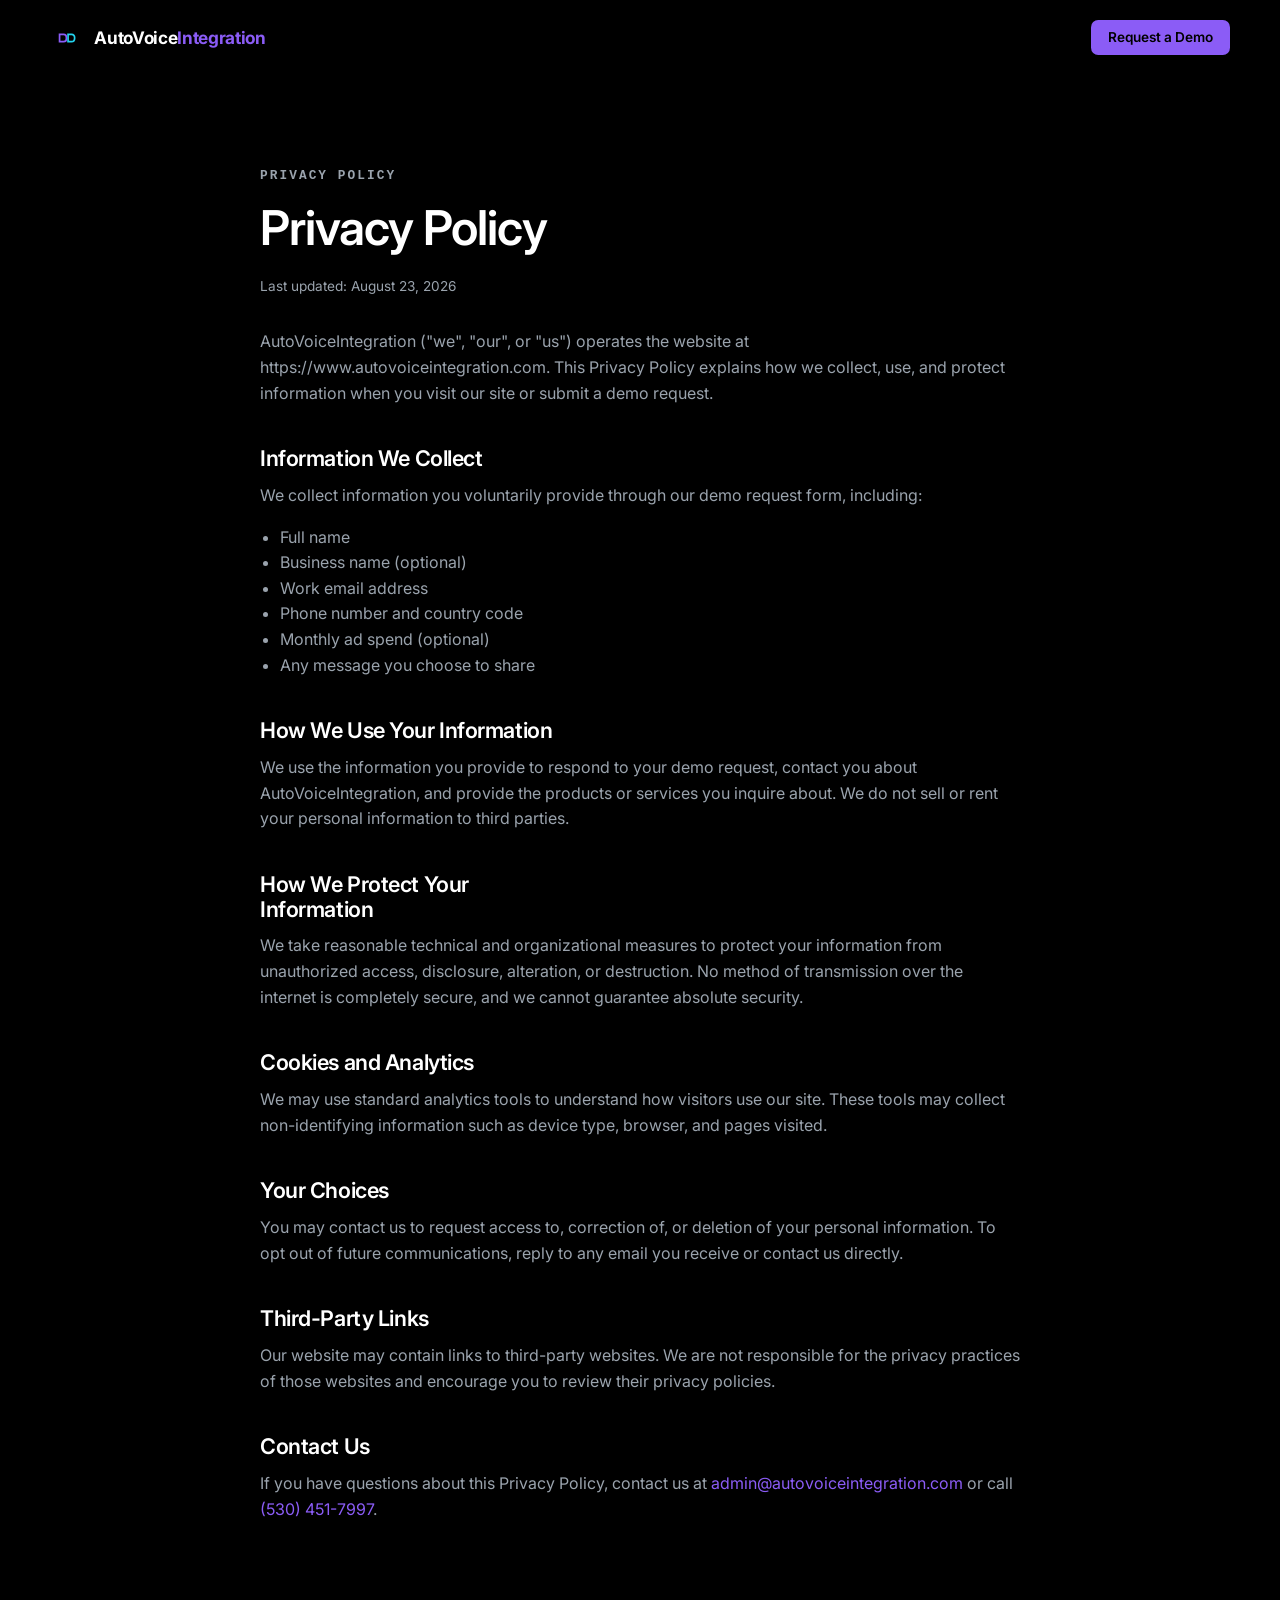
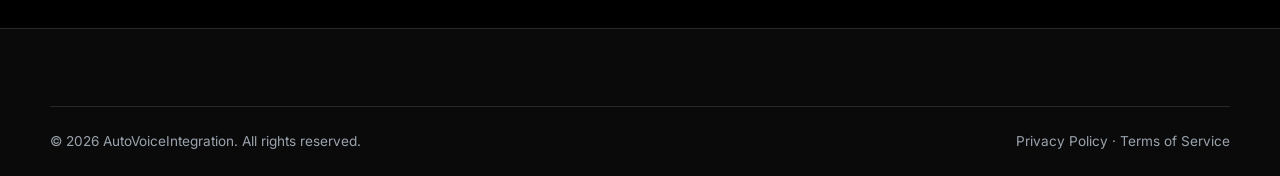
<file: privacy.html>
<!doctype html>
<html lang="en">
<head>
  <meta charset="utf-8">
  <meta name="viewport" content="width=device-width, initial-scale=1">
  <title>Privacy Policy | AutoVoiceIntegration</title>
  <meta name="description" content="How AutoVoiceIntegration collects, uses, and protects your personal information.">
  <meta name="robots" content="index, follow">
  <link rel="canonical" href="https://www.autovoiceintegration.com/privacy.html">
  <meta name="theme-color" content="#000000">
  <meta property="og:type" content="website">
  <meta property="og:title" content="Privacy Policy | AutoVoiceIntegration">
  <meta property="og:description" content="How AutoVoiceIntegration collects, uses, and protects your personal information.">
  <meta property="og:url" content="https://www.autovoiceintegration.com/privacy.html">
  <link rel="icon" href="assets/icons/favicon.svg" type="image/svg+xml">
  <link rel="preconnect" href="https://fonts.googleapis.com">
  <link rel="preconnect" href="https://fonts.gstatic.com" crossorigin>
  <link rel="preload" href="https://fonts.googleapis.com/css2?family=Inter:wght@400;500;600;700;800&display=swap" as="style">
  <link rel="stylesheet" href="https://fonts.googleapis.com/css2?family=Inter:wght@400;500;600;700;800&display=swap">
  <link rel="stylesheet" href="assets/css/styles.css">
  <style>
    .legal-body { max-width: 760px; padding-block: clamp(3rem, 7vw, 6rem); }
    .legal-body h1 { font-size: clamp(2rem, 5vw, 3rem); }
    .legal-body h2 { font-size: 1.35rem; margin-top: 2.5rem; margin-bottom: 0.75rem; }
    .legal-body p, .legal-body li { color: var(--color-muted); }
    .legal-body ul { padding-left: 1.25rem; }
    .legal-body .updated { color: var(--color-muted); font-size: 0.85rem; margin-bottom: 2rem; }
  </style>
</head>
<body>
  <header class="site-header" data-header>
    <div class="container header-inner">
      <a class="brand" href="index.html" aria-label="AutoVoiceIntegration home">
        <span class="brand-mark" aria-hidden="true">
          <svg viewBox="0 0 32 32" fill="none" xmlns="http://www.w3.org/2000/svg">
            <rect x="2" y="2" width="28" height="28" rx="8" fill="#000000"/>
            <path d="M9 19.5V12.5H12.8C14.2 12.5 15.4 13.6 15.4 15V17C15.4 18.4 14.2 19.5 12.8 19.5H9Z" stroke="#8B5CF6" stroke-width="1.6"/>
            <path d="M17 19.5V12.5H20.2C21.8 12.5 23.2 13.8 23.2 16C23.2 18.2 21.8 19.5 20.2 19.5H17Z" stroke="#22D3EE" stroke-width="1.6"/>
          </svg>
        </span>
        <span class="brand-name">AutoVoice<span>Integration</span></span>
      </a>
      <nav class="primary-nav" id="primary-navigation" data-primary-nav>
        <a class="button button-small button-primary" href="index.html#demo">Request a Demo</a>
      </nav>
    </div>
  </header>

  <main class="container legal-body">
    <p class="eyebrow">Privacy Policy</p>
    <h1>Privacy Policy</h1>
    <p class="updated">Last updated: August 23, 2026</p>

    <p>AutoVoiceIntegration ("we", "our", or "us") operates the website at https://www.autovoiceintegration.com. This Privacy Policy explains how we collect, use, and protect information when you visit our site or submit a demo request.</p>

    <h2>Information We Collect</h2>
    <p>We collect information you voluntarily provide through our demo request form, including:</p>
    <ul>
      <li>Full name</li>
      <li>Business name (optional)</li>
      <li>Work email address</li>
      <li>Phone number and country code</li>
      <li>Monthly ad spend (optional)</li>
      <li>Any message you choose to share</li>
    </ul>

    <h2>How We Use Your Information</h2>
    <p>We use the information you provide to respond to your demo request, contact you about AutoVoiceIntegration, and provide the products or services you inquire about. We do not sell or rent your personal information to third parties.</p>

    <h2>How We Protect Your Information</h2>
    <p>We take reasonable technical and organizational measures to protect your information from unauthorized access, disclosure, alteration, or destruction. No method of transmission over the internet is completely secure, and we cannot guarantee absolute security.</p>

    <h2>Cookies and Analytics</h2>
    <p>We may use standard analytics tools to understand how visitors use our site. These tools may collect non-identifying information such as device type, browser, and pages visited.</p>

    <h2>Your Choices</h2>
    <p>You may contact us to request access to, correction of, or deletion of your personal information. To opt out of future communications, reply to any email you receive or contact us directly.</p>

    <h2>Third-Party Links</h2>
    <p>Our website may contain links to third-party websites. We are not responsible for the privacy practices of those websites and encourage you to review their privacy policies.</p>

    <h2>Contact Us</h2>
    <p>If you have questions about this Privacy Policy, contact us at <a href="mailto:admin@autovoiceintegration.com" style="color: var(--color-green);">admin@autovoiceintegration.com</a> or call <a href="tel:+15304517997" style="color: var(--color-green);">(530) 451-7997</a>.</p>
  </main>

  <footer class="site-footer">
    <div class="container footer-bottom">
      <p>&copy; <span data-year>2026</span> AutoVoiceIntegration. All rights reserved.</p>
      <p><a href="privacy.html">Privacy Policy</a> · <a href="terms.html">Terms of Service</a></p>
    </div>
  </footer>

  <script src="assets/js/main.js"></script>
</body>
</html>
</file>
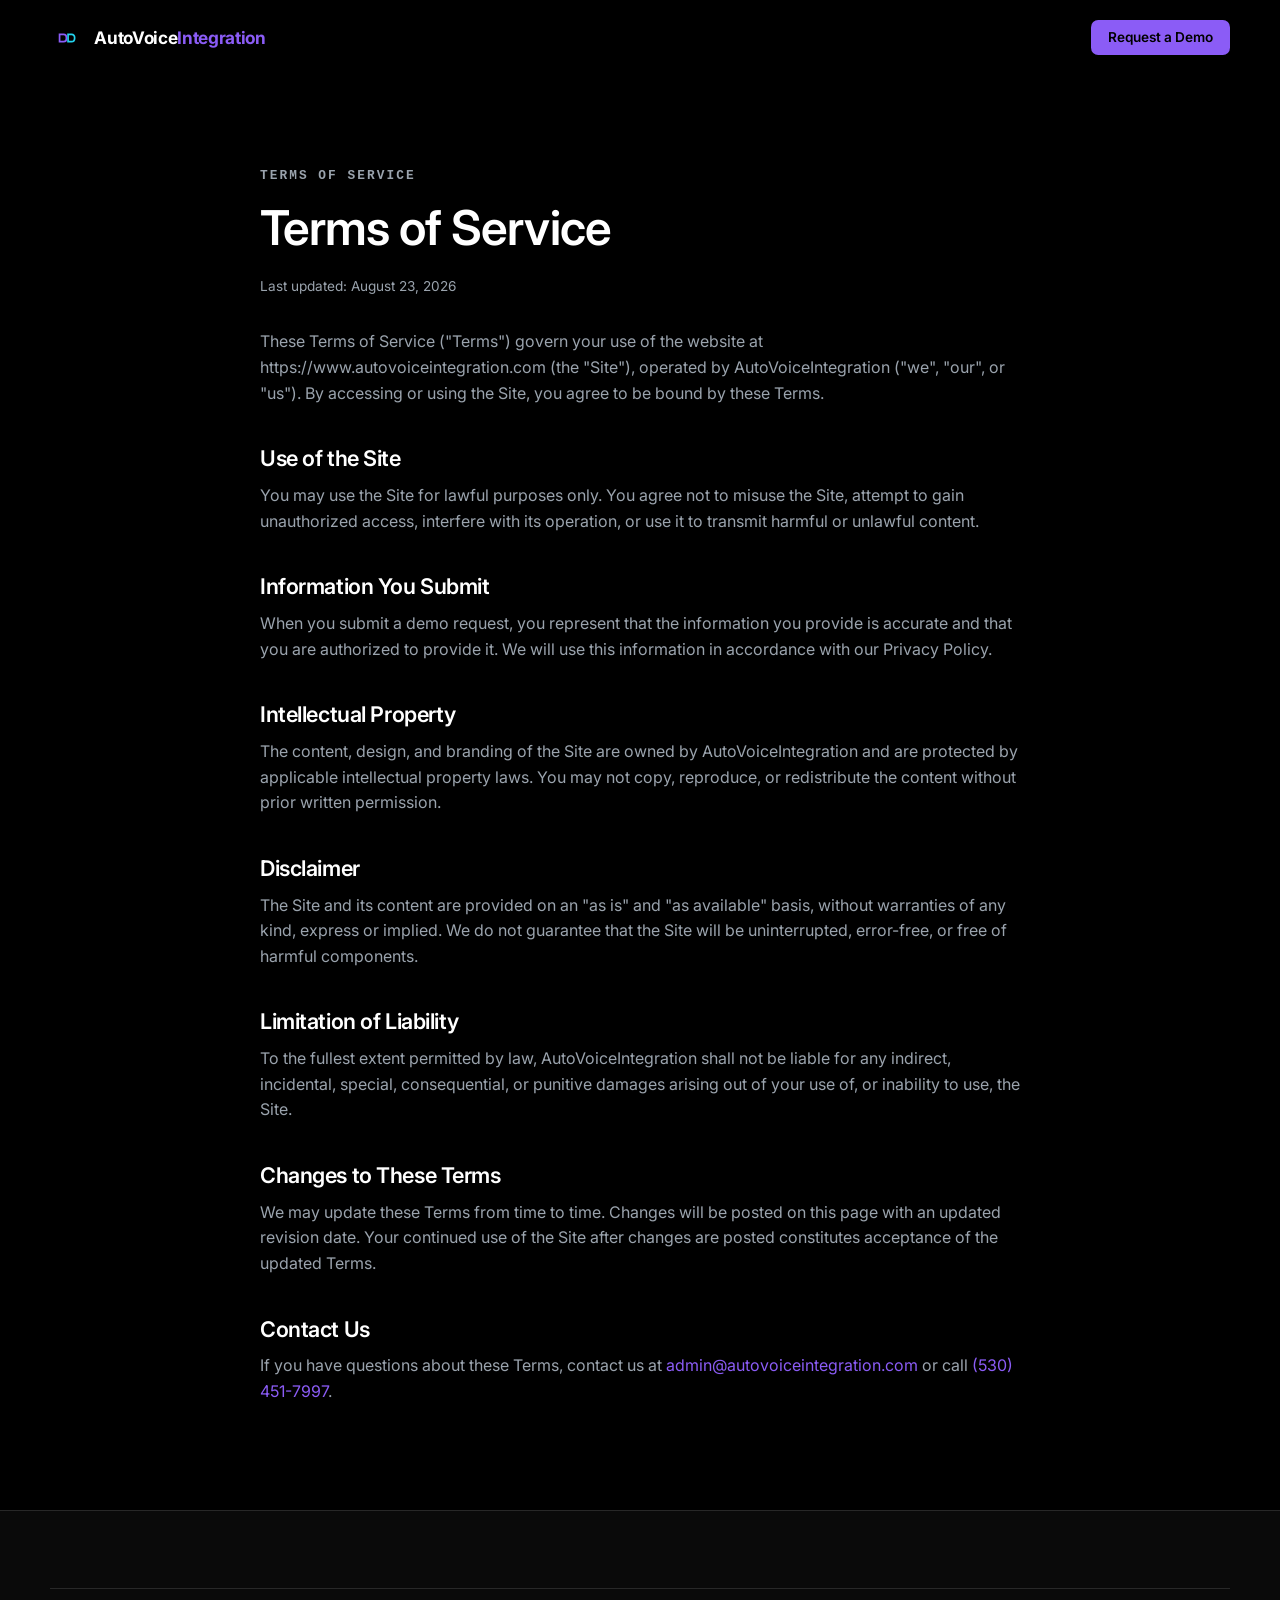
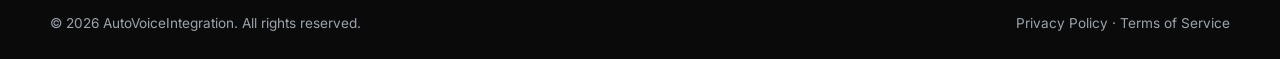
<file: terms.html>
<!doctype html>
<html lang="en">
<head>
  <meta charset="utf-8">
  <meta name="viewport" content="width=device-width, initial-scale=1">
  <title>Terms of Service | AutoVoiceIntegration</title>
  <meta name="description" content="The terms and conditions governing your use of the AutoVoiceIntegration website.">
  <meta name="robots" content="index, follow">
  <link rel="canonical" href="https://www.autovoiceintegration.com/terms.html">
  <meta name="theme-color" content="#000000">
  <meta property="og:type" content="website">
  <meta property="og:title" content="Terms of Service | AutoVoiceIntegration">
  <meta property="og:description" content="The terms and conditions governing your use of the AutoVoiceIntegration website.">
  <meta property="og:url" content="https://www.autovoiceintegration.com/terms.html">
  <link rel="icon" href="assets/icons/favicon.svg" type="image/svg+xml">
  <link rel="preconnect" href="https://fonts.googleapis.com">
  <link rel="preconnect" href="https://fonts.gstatic.com" crossorigin>
  <link rel="preload" href="https://fonts.googleapis.com/css2?family=Inter:wght@400;500;600;700;800&display=swap" as="style">
  <link rel="stylesheet" href="https://fonts.googleapis.com/css2?family=Inter:wght@400;500;600;700;800&display=swap">
  <link rel="stylesheet" href="assets/css/styles.css">
  <style>
    .legal-body { max-width: 760px; padding-block: clamp(3rem, 7vw, 6rem); }
    .legal-body h1 { font-size: clamp(2rem, 5vw, 3rem); }
    .legal-body h2 { font-size: 1.35rem; margin-top: 2.5rem; margin-bottom: 0.75rem; }
    .legal-body p, .legal-body li { color: var(--color-muted); }
    .legal-body ul { padding-left: 1.25rem; }
    .legal-body .updated { color: var(--color-muted); font-size: 0.85rem; margin-bottom: 2rem; }
  </style>
</head>
<body>
  <header class="site-header" data-header>
    <div class="container header-inner">
      <a class="brand" href="index.html" aria-label="AutoVoiceIntegration home">
        <span class="brand-mark" aria-hidden="true">
          <svg viewBox="0 0 32 32" fill="none" xmlns="http://www.w3.org/2000/svg">
            <rect x="2" y="2" width="28" height="28" rx="8" fill="#000000"/>
            <path d="M9 19.5V12.5H12.8C14.2 12.5 15.4 13.6 15.4 15V17C15.4 18.4 14.2 19.5 12.8 19.5H9Z" stroke="#8B5CF6" stroke-width="1.6"/>
            <path d="M17 19.5V12.5H20.2C21.8 12.5 23.2 13.8 23.2 16C23.2 18.2 21.8 19.5 20.2 19.5H17Z" stroke="#22D3EE" stroke-width="1.6"/>
          </svg>
        </span>
        <span class="brand-name">AutoVoice<span>Integration</span></span>
      </a>
      <nav class="primary-nav" id="primary-navigation" data-primary-nav>
        <a class="button button-small button-primary" href="index.html#demo">Request a Demo</a>
      </nav>
    </div>
  </header>

  <main class="container legal-body">
    <p class="eyebrow">Terms of Service</p>
    <h1>Terms of Service</h1>
    <p class="updated">Last updated: August 23, 2026</p>

    <p>These Terms of Service ("Terms") govern your use of the website at https://www.autovoiceintegration.com (the "Site"), operated by AutoVoiceIntegration ("we", "our", or "us"). By accessing or using the Site, you agree to be bound by these Terms.</p>

    <h2>Use of the Site</h2>
    <p>You may use the Site for lawful purposes only. You agree not to misuse the Site, attempt to gain unauthorized access, interfere with its operation, or use it to transmit harmful or unlawful content.</p>

    <h2>Information You Submit</h2>
    <p>When you submit a demo request, you represent that the information you provide is accurate and that you are authorized to provide it. We will use this information in accordance with our Privacy Policy.</p>

    <h2>Intellectual Property</h2>
    <p>The content, design, and branding of the Site are owned by AutoVoiceIntegration and are protected by applicable intellectual property laws. You may not copy, reproduce, or redistribute the content without prior written permission.</p>

    <h2>Disclaimer</h2>
    <p>The Site and its content are provided on an "as is" and "as available" basis, without warranties of any kind, express or implied. We do not guarantee that the Site will be uninterrupted, error-free, or free of harmful components.</p>

    <h2>Limitation of Liability</h2>
    <p>To the fullest extent permitted by law, AutoVoiceIntegration shall not be liable for any indirect, incidental, special, consequential, or punitive damages arising out of your use of, or inability to use, the Site.</p>

    <h2>Changes to These Terms</h2>
    <p>We may update these Terms from time to time. Changes will be posted on this page with an updated revision date. Your continued use of the Site after changes are posted constitutes acceptance of the updated Terms.</p>

    <h2>Contact Us</h2>
    <p>If you have questions about these Terms, contact us at <a href="mailto:admin@autovoiceintegration.com" style="color: var(--color-green);">admin@autovoiceintegration.com</a> or call <a href="tel:+15304517997" style="color: var(--color-green);">(530) 451-7997</a>.</p>
  </main>

  <footer class="site-footer">
    <div class="container footer-bottom">
      <p>&copy; <span data-year>2026</span> AutoVoiceIntegration. All rights reserved.</p>
      <p><a href="privacy.html">Privacy Policy</a> · <a href="terms.html">Terms of Service</a></p>
    </div>
  </footer>

  <script src="assets/js/main.js"></script>
</body>
</html>
</file>
<file: assets/css/styles.css>
:root {
  --color-bg: #000000;
  --color-bg-deep: #0a0a0a;
  --color-surface: #101010;
  --color-surface-raised: #1a1a1a;
  --color-border: rgba(255, 255, 255, 0.12);
  --color-text: #ffffff;
  --color-muted: #9aa3ad;
  --color-green: #8b5cf6;
  --color-cyan: #22d3ee;
  --color-success: #34d399;
  --color-danger: #ff5c5c;
  --gradient-brand: linear-gradient(135deg, #8b5cf6 0%, #22d3ee 100%);
  --shadow-soft: 0 24px 70px rgba(0, 0, 0, 0.55);
  --radius-sm: 0.4rem;
  --radius-md: 0.6rem;
  --radius-lg: 0.9rem;
  --container: 1180px;
  --header-height: 76px;
  --font-sans: "Inter", "Segoe UI", -apple-system, BlinkMacSystemFont, Roboto, Helvetica, Arial, sans-serif;
  --font-mono: "SF Mono", ui-monospace, SFMono-Regular, Menlo, Monaco, Consolas, "Liberation Mono", monospace;
}

* {
  box-sizing: border-box;
}

html {
  scroll-behavior: smooth;
  -webkit-text-size-adjust: 100%;
}

@media (prefers-reduced-motion: reduce) {
  html {
    scroll-behavior: auto;
  }

  *,
  *::before,
  *::after {
    animation-duration: 0.01ms !important;
    animation-iteration-count: 1 !important;
    transition-duration: 0.01ms !important;
  }
}

body {
  margin: 0;
  background: var(--color-bg);
  color: var(--color-text);
  font-family: var(--font-sans);
  line-height: 1.6;
  -webkit-font-smoothing: antialiased;
  text-rendering: optimizeLegibility;
}

body.menu-open {
  overflow: hidden;
}

a {
  color: inherit;
  text-decoration: none;
}

img,
svg {
  display: block;
  max-width: 100%;
}

h1,
h2,
h3,
p {
  margin-top: 0;
}

h1,
h2,
h3 {
  line-height: 1.15;
  font-weight: 600;
  letter-spacing: -0.02em;
}

h1 {
  margin-bottom: 1.25rem;
  font-size: clamp(2.5rem, 6.5vw, 4.5rem);
  max-width: 15ch;
}

h2 {
  margin-bottom: 0.75rem;
  font-size: clamp(1.9rem, 4vw, 3rem);
  max-width: 22ch;
}

h3 {
  font-size: 1.15rem;
  letter-spacing: -0.01em;
}

.sr-only {
  position: absolute;
  width: 1px;
  height: 1px;
  padding: 0;
  margin: -1px;
  overflow: hidden;
  clip: rect(0, 0, 0, 0);
  white-space: nowrap;
  border: 0;
}

.skip-link {
  position: fixed;
  top: 0.75rem;
  left: 0.75rem;
  z-index: 1000;
  padding: 0.6rem 1rem;
  background: var(--color-green);
  color: #000000;
  border-radius: 0.35rem;
  font-weight: 700;
  transform: translateY(-160%);
  transition: transform 0.2s ease;
}

.skip-link:focus {
  transform: translateY(0);
}

.container {
  width: min(100% - 2.5rem, var(--container));
  margin-inline: auto;
}

.section {
  padding-block: clamp(4.5rem, 9vw, 7.5rem);
  position: relative;
}

.eyebrow {
  margin-bottom: 0.9rem;
  color: var(--color-green);
  font-family: var(--font-mono);
  font-size: 0.8rem;
  font-weight: 600;
  letter-spacing: 0.16em;
  text-transform: uppercase;
}

.gradient-text {
  background: var(--gradient-brand);
  -webkit-background-clip: text;
  background-clip: text;
  color: transparent;
}

.section-lead {
  margin: 0 auto;
  max-width: 620px;
  color: var(--color-muted);
  font-size: 1.05rem;
}

.section-heading.center {
  margin-bottom: clamp(2.5rem, 6vw, 4.25rem);
  text-align: center;
}

.section-heading.center h2 {
  margin-inline: auto;
}

.section-heading.center .section-lead {
  margin-top: 1rem;
}

.button {
  display: inline-flex;
  align-items: center;
  justify-content: center;
  gap: 0.5rem;
  padding: 0.8rem 1.35rem;
  border: 1px solid transparent;
  border-radius: 0.45rem;
  font-size: 0.95rem;
  font-weight: 600;
  line-height: 1;
  cursor: pointer;
  transition: transform 0.18s ease, background-color 0.18s ease, border-color 0.18s ease, box-shadow 0.18s ease;
}

.button:hover {
  transform: translateY(-1px);
}

.button:focus-visible {
  outline: 3px solid var(--color-green);
  outline-offset: 3px;
}

.button-primary {
  background: var(--color-green);
  color: #000000;
}

.button-primary:hover {
  background: #a78bfa;
  box-shadow: 0 8px 30px rgba(139, 92, 246, 0.28);
}

.button-ghost {
  background: transparent;
  border-color: rgba(255, 255, 255, 0.25);
  color: var(--color-text);
}

.button-ghost:hover {
  background: rgba(255, 255, 255, 0.06);
  border-color: rgba(255, 255, 255, 0.45);
}

.button-small {
  padding: 0.6rem 1rem;
  font-size: 0.85rem;
}

.button-large {
  padding: 1rem 1.6rem;
  font-size: 1rem;
}

.button-full {
  width: 100%;
}

/* Header */
.site-header {
  position: sticky;
  top: 0;
  z-index: 100;
  height: var(--header-height);
  background: rgba(0, 0, 0, 0.78);
  border-bottom: 1px solid transparent;
  backdrop-filter: blur(14px);
  transition: border-color 0.2s ease, background-color 0.2s ease, box-shadow 0.2s ease;
}

.site-header.is-scrolled {
  background: rgba(0, 0, 0, 0.92);
  border-bottom-color: var(--color-border);
}

.header-inner {
  display: flex;
  align-items: center;
  justify-content: space-between;
  height: 100%;
}

.brand {
  display: inline-flex;
  align-items: center;
  gap: 0.65rem;
  font-size: 1.08rem;
  font-weight: 700;
  letter-spacing: -0.02em;
}

.brand-mark {
  display: inline-flex;
  width: 34px;
  height: 34px;
}

.brand-name span {
  color: var(--color-green);
}

.primary-nav {
  display: flex;
  align-items: center;
  gap: 1.5rem;
  color: var(--color-muted);
  font-size: 0.93rem;
}

.primary-nav a:not(.button) {
  transition: color 0.18s ease;
}

.primary-nav a:not(.button):hover,
.primary-nav a:not(.button):focus-visible {
  color: var(--color-text);
}

.nav-toggle {
  display: none;
  flex-direction: column;
  justify-content: center;
  gap: 5px;
  width: 44px;
  height: 44px;
  padding: 0;
  background: transparent;
  border: 0;
  cursor: pointer;
}

.nav-toggle-bar {
  display: block;
  width: 22px;
  height: 2px;
  margin-inline: auto;
  background: var(--color-text);
  transition: transform 0.2s ease, opacity 0.2s ease;
}

/* Hero */
.hero {
  position: relative;
  overflow: hidden;
  padding-block: clamp(5rem, 10vw, 8rem) clamp(4rem, 8vw, 6rem);
  background:
    radial-gradient(1200px 500px at 85% -10%, rgba(139, 92, 246, 0.12), transparent 60%),
    radial-gradient(900px 500px at 0% 110%, rgba(34, 211, 238, 0.08), transparent 60%);
}

.hero-grid {
  position: relative;
  z-index: 1;
  display: grid;
  grid-template-columns: 1.05fr 0.95fr;
  gap: clamp(2.5rem, 6vw, 5rem);
  align-items: center;
}

.hero-subtitle {
  max-width: 560px;
  margin-bottom: 2rem;
  color: var(--color-muted);
  font-size: clamp(1.05rem, 2vw, 1.25rem);
}

.hero-actions {
  display: flex;
  flex-wrap: wrap;
  gap: 0.9rem;
  margin-bottom: 1.25rem;
}

.hero-trust {
  color: var(--color-muted);
  font-size: 0.9rem;
}

.hero-orb {
  position: absolute;
  border-radius: 50%;
  filter: blur(80px);
  opacity: 0.5;
  pointer-events: none;
}

.hero-orb-one {
  top: -14rem;
  right: -10rem;
  width: 34rem;
  height: 34rem;
  background: rgba(139, 92, 246, 0.16);
}

.hero-orb-two {
  bottom: -14rem;
  left: -10rem;
  width: 30rem;
  height: 30rem;
  background: rgba(34, 211, 238, 0.1);
}

/* Call panel visual */
.call-panel {
  position: relative;
  padding: clamp(1.25rem, 3vw, 2rem);
  background: var(--color-surface);
  border: 1px solid var(--color-border);
  border-radius: var(--radius-lg);
  box-shadow: var(--shadow-soft);
  animation: panel-float 7s ease-in-out infinite;
}

.call-panel::after {
  content: "";
  position: absolute;
  inset: -1px;
  z-index: -1;
  border-radius: inherit;
  background: var(--gradient-brand);
  opacity: 0.16;
  filter: blur(22px);
}

.call-panel-header {
  display: flex;
  align-items: center;
  gap: 0.55rem;
  padding-bottom: 1.25rem;
  margin-bottom: 1.25rem;
  color: var(--color-muted);
  border-bottom: 1px solid var(--color-border);
  font-family: var(--font-mono);
  font-size: 0.82rem;
  font-weight: 600;
  letter-spacing: 0.04em;
}

.status-dot {
  width: 9px;
  height: 9px;
  background: var(--color-success);
  border-radius: 50%;
  box-shadow: 0 0 0 5px rgba(52, 211, 153, 0.16);
}

.call-flow {
  display: flex;
  flex-direction: column;
}

.call-node {
  display: flex;
  align-items: center;
  gap: 0.9rem;
}

.call-node-icon {
  display: grid;
  flex-shrink: 0;
  place-items: center;
  width: 38px;
  height: 38px;
  border: 1px solid var(--color-border);
  border-radius: 0.5rem;
  background: rgba(139, 92, 246, 0.08);
  color: var(--color-green);
  font-family: var(--font-mono);
  font-size: 0.72rem;
  font-weight: 700;
}

.call-node strong {
  display: block;
  font-size: 0.95rem;
}

.call-node span:not(.call-node-icon) {
  color: var(--color-muted);
  font-size: 0.85rem;
}

.call-connector {
  position: relative;
  width: 1px;
  height: 22px;
  margin: 0.25rem 0 0.25rem 19px;
  background: linear-gradient(to bottom, var(--color-green), var(--color-cyan));
  opacity: 0.45;
}

.call-connector::after {
  content: "";
  position: absolute;
  top: 0;
  left: 50%;
  width: 4px;
  height: 4px;
  margin-left: -2px;
  border-radius: 50%;
  background: var(--color-cyan);
  box-shadow: 0 0 8px var(--color-cyan);
  animation: flow-dot 1.6s linear infinite;
}

.call-connector:nth-of-type(4)::after {
  animation-delay: 0.4s;
}

.call-connector:nth-of-type(6)::after {
  animation-delay: 0.8s;
}

.call-node:nth-child(1) .call-node-icon {
  animation: node-active 6.4s ease-in-out infinite;
}

.call-node:nth-child(3) .call-node-icon {
  animation: node-active 6.4s 1.6s ease-in-out infinite;
}

.call-node:nth-child(5) .call-node-icon {
  animation: node-active 6.4s 3.2s ease-in-out infinite;
}

.call-node:nth-child(7) .call-node-icon {
  animation: node-active 6.4s 4.8s ease-in-out infinite;
}

@keyframes status-pulse {
  0%,
  100% {
    box-shadow: 0 0 0 4px rgba(52, 211, 153, 0.16);
  }

  50% {
    box-shadow: 0 0 0 9px rgba(52, 211, 153, 0);
  }
}

@keyframes gradient-shimmer {
  0% {
    background-position: 0% center;
  }

  100% {
    background-position: 200% center;
  }
}

@keyframes orb-drift-one {
  0%,
  100% {
    transform: translate(0, 0);
  }

  50% {
    transform: translate(-3rem, 2rem);
  }
}

@keyframes orb-drift-two {
  0%,
  100% {
    transform: translate(0, 0);
  }

  50% {
    transform: translate(3rem, -2rem);
  }
}

@keyframes panel-float {
  0%,
  100% {
    transform: translateY(0);
  }

  50% {
    transform: translateY(-8px);
  }
}

@keyframes flow-dot {
  0% {
    transform: translateY(0);
    opacity: 0;
  }

  20% {
    opacity: 1;
  }

  80% {
    opacity: 1;
  }

  100% {
    transform: translateY(18px);
    opacity: 0;
  }
}

@keyframes node-active {
  0%,
  100% {
    border-color: var(--color-border);
    box-shadow: none;
  }

  15%,
  35% {
    border-color: var(--color-green);
    box-shadow: 0 0 0 3px rgba(139, 92, 246, 0.18);
  }
}

/* Stats */
.stats {
  padding-block: 0;
  margin-top: -1.5rem;
}

.stats-grid {
  display: grid;
  grid-template-columns: repeat(4, 1fr);
  gap: 1px;
  padding: 0;
  background: var(--color-border);
  border: 1px solid var(--color-border);
  border-radius: var(--radius-lg);
  overflow: hidden;
}

.stat {
  text-align: center;
  padding: 1.5rem;
  background: var(--color-surface);
}

.stat strong {
  display: block;
  font-family: var(--font-mono);
  font-size: clamp(1.5rem, 3vw, 2.2rem);
  letter-spacing: -0.03em;
  color: var(--color-green);
}

.stat span {
  color: var(--color-muted);
  font-size: 0.9rem;
}

/* Split */
.split {
  display: grid;
  grid-template-columns: 0.85fr 1.15fr;
  gap: clamp(2.5rem, 6vw, 5rem);
  align-items: start;
}

/* Problem */
.problem-list {
  display: flex;
  flex-direction: column;
  gap: 1rem;
}

.problem-item {
  display: flex;
  gap: 1rem;
  padding: 1.4rem;
  background: var(--color-surface);
  border: 1px solid var(--color-border);
  border-radius: var(--radius-md);
}

.problem-item h3 {
  margin-bottom: 0.35rem;
}

.problem-item p {
  margin-bottom: 0;
  color: var(--color-muted);
  font-size: 0.95rem;
}

.problem-icon {
  display: grid;
  flex-shrink: 0;
  place-items: center;
  width: 42px;
  height: 42px;
  border-radius: 0.5rem;
  background: rgba(139, 92, 246, 0.08);
  color: var(--color-green);
}

.problem-icon svg {
  width: 22px;
  height: 22px;
}

/* Solution */
.solution-card {
  display: grid;
  grid-template-columns: 1.1fr 0.9fr;
  gap: clamp(2rem, 5vw, 4rem);
  align-items: center;
  padding: clamp(1.5rem, 4vw, 3rem);
  background: linear-gradient(135deg, var(--color-surface) 0%, var(--color-bg-deep) 100%);
  border: 1px solid var(--color-border);
  border-radius: var(--radius-lg);
  overflow: hidden;
}

.solution-copy h2 {
  margin-bottom: 1rem;
}

.solution-copy p:not(.eyebrow) {
  margin-bottom: 1rem;
  color: var(--color-muted);
}

.solution-copy .button {
  margin-top: 0.75rem;
}

.solution-signal {
  position: relative;
  display: grid;
  place-items: center;
  min-height: 320px;
}

.signal-ring {
  position: absolute;
  width: 200px;
  height: 200px;
  border: 1px solid rgba(139, 92, 246, 0.4);
  border-radius: 50%;
}

.signal-ring-one {
  animation: pulse-ring 4s ease-out infinite;
}

.signal-ring-two {
  animation: pulse-ring 4s 2s ease-out infinite;
}

.signal-core {
  position: relative;
  z-index: 1;
  display: grid;
  place-items: center;
  width: 110px;
  height: 110px;
  background: var(--color-green);
  border-radius: 50%;
  color: #000000;
  box-shadow: 0 0 80px rgba(139, 92, 246, 0.35);
}

.signal-core svg {
  width: 48px;
  height: 48px;
}

@keyframes pulse-ring {
  0% {
    transform: scale(0.5);
    opacity: 0;
  }

  40% {
    opacity: 0.6;
  }

  100% {
    transform: scale(1.3);
    opacity: 0;
  }
}

/* How it works */
.steps-grid {
  display: grid;
  grid-template-columns: repeat(4, 1fr);
  gap: 1rem;
}

.step {
  position: relative;
  padding: 1.5rem;
  background: var(--color-surface);
  border: 1px solid var(--color-border);
  border-radius: var(--radius-md);
  overflow: hidden;
}

.step::before {
  content: "";
  position: absolute;
  top: 0;
  left: 0;
  right: 0;
  height: 2px;
  background: var(--color-green);
  opacity: 0;
  transition: opacity 0.2s ease;
}

.step:hover::before {
  opacity: 1;
}

.step-number {
  display: inline-flex;
  align-items: center;
  justify-content: center;
  width: 44px;
  height: 44px;
  margin-bottom: 1rem;
  background: rgba(139, 92, 246, 0.08);
  border: 1px solid rgba(139, 92, 246, 0.35);
  border-radius: 0.5rem;
  color: var(--color-green);
  font-family: var(--font-mono);
  font-size: 0.82rem;
  font-weight: 700;
}

.step h3 {
  margin-bottom: 0.5rem;
}

.step p {
  margin-bottom: 0;
  color: var(--color-muted);
  font-size: 0.95rem;
}

/* Features */
.features-grid {
  display: grid;
  grid-template-columns: repeat(4, 1fr);
  gap: 1rem;
}

.feature-card {
  padding: 1.5rem;
  background: var(--color-surface);
  border: 1px solid var(--color-border);
  border-radius: var(--radius-md);
  transition: transform 0.2s ease, border-color 0.2s ease, background-color 0.2s ease;
}

.feature-card:hover {
  transform: translateY(-4px);
  border-color: rgba(139, 92, 246, 0.5);
  background: var(--color-surface-raised);
}

.feature-card svg {
  width: 30px;
  height: 30px;
  margin-bottom: 1rem;
  color: var(--color-green);
}

.feature-card h3 {
  margin-bottom: 0.45rem;
}

.feature-card p {
  margin-bottom: 0;
  color: var(--color-muted);
  font-size: 0.93rem;
}

/* Audience */
.audience-grid {
  display: grid;
  grid-template-columns: repeat(3, 1fr);
  gap: 1rem;
}

.audience-item {
  display: grid;
  place-items: center;
  min-height: 110px;
  padding: 1.5rem;
  background: var(--color-surface);
  border: 1px solid var(--color-border);
  border-radius: var(--radius-md);
  font-size: 1.05rem;
  font-weight: 600;
  text-align: center;
  transition: border-color 0.2s ease, transform 0.2s ease;
}

.audience-item:hover {
  border-color: rgba(139, 92, 246, 0.5);
  transform: translateY(-3px);
}

/* Testimonials */
.testimonial-grid {
  display: grid;
  grid-template-columns: repeat(3, 1fr);
  gap: 1rem;
}

.testimonial-card {
  margin: 0;
  padding: 1.5rem;
  background: var(--color-surface);
  border: 1px solid var(--color-border);
  border-left: 3px solid var(--color-green);
  border-radius: var(--radius-md);
}

.testimonial-card h3 {
  margin-bottom: 0.5rem;
  color: var(--color-green);
  font-size: 1.05rem;
}

.testimonial-card p {
  margin-bottom: 0;
  color: var(--color-muted);
  font-size: 0.95rem;
}

/* Pricing */
.pricing-grid {
  display: grid;
  grid-template-columns: repeat(3, 1fr);
  gap: 1rem;
  align-items: stretch;
}

.pricing-card {
  position: relative;
  display: flex;
  flex-direction: column;
  padding: 1.75rem;
  background: var(--color-surface);
  border: 1px solid var(--color-border);
  border-radius: var(--radius-lg);
}

.pricing-card h3 {
  margin-bottom: 0.35rem;
  font-size: 1.4rem;
}

.pricing-purpose {
  min-height: 3.4em;
  margin-bottom: 1.5rem;
  color: var(--color-muted);
  font-size: 0.95rem;
}

.pricing-value {
  margin-bottom: 1.5rem;
  font-family: var(--font-mono);
  font-size: 1.6rem;
  font-weight: 600;
  letter-spacing: -0.02em;
  color: var(--color-green);
}

.pricing-card .button {
  margin-top: auto;
}

.pricing-featured {
  background: linear-gradient(160deg, rgba(139, 92, 246, 0.1), rgba(34, 211, 238, 0.04));
  border-color: rgba(139, 92, 246, 0.5);
}

.pricing-badge {
  position: absolute;
  top: 1.25rem;
  right: 1.25rem;
  padding: 0.35rem 0.6rem;
  background: var(--color-green);
  color: #000000;
  border-radius: 0.4rem;
  font-family: var(--font-mono);
  font-size: 0.7rem;
  font-weight: 700;
  letter-spacing: 0.04em;
  text-transform: uppercase;
}

/* FAQ */
.faq-container {
  max-width: 820px;
}

.accordion {
  display: flex;
  flex-direction: column;
  gap: 0.75rem;
}

.accordion-item {
  background: var(--color-surface);
  border: 1px solid var(--color-border);
  border-radius: var(--radius-md);
  overflow: hidden;
}

.accordion-trigger {
  display: flex;
  align-items: center;
  justify-content: space-between;
  gap: 1rem;
  width: 100%;
  padding: 1.25rem 1.4rem;
  background: transparent;
  border: 0;
  color: var(--color-text);
  font-family: inherit;
  font-size: 1rem;
  font-weight: 600;
  text-align: left;
  cursor: pointer;
}

.accordion-trigger:focus-visible {
  outline: 3px solid var(--color-green);
  outline-offset: -3px;
}

.accordion-icon {
  position: relative;
  flex-shrink: 0;
  width: 18px;
  height: 18px;
}

.accordion-icon::before,
.accordion-icon::after {
  content: "";
  position: absolute;
  top: 50%;
  left: 50%;
  width: 14px;
  height: 2px;
  background: var(--color-green);
  transform: translate(-50%, -50%);
  transition: transform 0.2s ease;
}

.accordion-icon::after {
  transform: translate(-50%, -50%) rotate(90deg);
}

.accordion-item.is-open .accordion-icon::after {
  transform: translate(-50%, -50%) rotate(0deg);
}

.accordion-panel {
  display: grid;
  grid-template-rows: 0fr;
  transition: grid-template-rows 0.25s ease;
}

.accordion-panel > p {
  overflow: hidden;
  margin: 0;
  padding: 0 1.4rem;
  color: var(--color-muted);
}

.accordion-item.is-open .accordion-panel {
  grid-template-rows: 1fr;
}

.accordion-item.is-open .accordion-panel > p {
  padding-bottom: 1.4rem;
}

/* Final CTA / demo */
.demo-layout {
  display: grid;
  grid-template-columns: 0.9fr 1.1fr;
  gap: clamp(2.5rem, 6vw, 5rem);
  align-items: start;
}

.demo-intro h2 {
  margin-bottom: 1rem;
}

.demo-intro > p:not(.eyebrow) {
  color: var(--color-muted);
  font-size: 1.05rem;
}

.demo-email-line {
  margin-top: 1.5rem;
}

.demo-email-line a {
  color: var(--color-green);
  font-weight: 600;
}

.demo-form-card {
  padding: clamp(1.5rem, 4vw, 2rem);
  background: var(--color-surface);
  border: 1px solid var(--color-border);
  border-radius: var(--radius-lg);
}

.demo-form {
  display: flex;
  flex-direction: column;
  gap: 1rem;
}

.form-row {
  display: grid;
  grid-template-columns: 1fr 1fr;
  gap: 1rem;
}

.form-field {
  display: flex;
  flex-direction: column;
  gap: 0.4rem;
}

.form-field label {
  color: var(--color-text);
  font-size: 0.85rem;
  font-weight: 600;
}

.field-optional {
  color: var(--color-muted);
  font-weight: 400;
  font-size: 0.78rem;
}

.phone-field {
  display: grid;
  grid-template-columns: 116px 1fr;
  gap: 0.5rem;
}

.phone-field input {
  width: 100%;
  padding: 0.8rem 0.9rem;
  background: #050505;
  border: 1px solid var(--color-border);
  border-radius: 0.5rem;
  color: var(--color-text);
  font-family: inherit;
  font-size: 0.95rem;
  transition: border-color 0.18s ease, box-shadow 0.18s ease;
}

.phone-field input:focus {
  outline: none;
  border-color: var(--color-green);
  box-shadow: 0 0 0 3px rgba(139, 92, 246, 0.18);
}

/* Country code dropdown */
.country-select {
  position: relative;
  width: 100%;
}

.country-select-source {
  display: none;
}

.country-select-trigger {
  display: flex;
  align-items: center;
  gap: 0.45rem;
  width: 100%;
  height: 100%;
  min-height: 46px;
  padding: 0 0.7rem;
  background: #050505;
  border: 1px solid var(--color-border);
  border-radius: 0.5rem;
  color: var(--color-text);
  font-family: inherit;
  font-size: 0.95rem;
  cursor: pointer;
  transition: border-color 0.18s ease, box-shadow 0.18s ease;
}

.country-select-trigger:hover {
  border-color: rgba(255, 255, 255, 0.35);
}

.country-select-trigger:focus-visible,
.country-select.is-open .country-select-trigger {
  outline: none;
  border-color: var(--color-green);
  box-shadow: 0 0 0 3px rgba(139, 92, 246, 0.18);
}

.country-select-flag {
  flex-shrink: 0;
  font-size: 1.1rem;
  line-height: 1;
}

.country-select-code {
  flex: 1;
  overflow: hidden;
  white-space: nowrap;
  text-overflow: ellipsis;
  text-align: left;
}

.country-select-chevron {
  flex-shrink: 0;
  width: 12px;
  height: 12px;
  color: var(--color-muted);
  transition: transform 0.2s ease;
}

.country-select.is-open .country-select-chevron {
  transform: rotate(180deg);
}

.country-select-menu {
  position: absolute;
  top: calc(100% + 6px);
  left: 0;
  z-index: 60;
  width: 340px;
  max-width: calc(100vw - 2rem);
  display: none;
  background: #0c0c0c;
  border: 1px solid rgba(139, 92, 246, 0.3);
  border-radius: 0.6rem;
  box-shadow: 0 24px 70px rgba(0, 0, 0, 0.6);
  overflow: hidden;
}

.country-select.is-open .country-select-menu {
  display: block;
}

.country-select-search {
  display: flex;
  align-items: center;
  gap: 0.5rem;
  padding: 0.7rem 0.85rem;
  border-bottom: 1px solid var(--color-border);
}

.country-select-search svg {
  flex-shrink: 0;
  width: 16px;
  height: 16px;
  color: var(--color-muted);
}

.country-select-search input {
  width: 100%;
  padding: 0;
  background: transparent;
  border: 0;
  color: var(--color-text);
  font-family: inherit;
  font-size: 0.9rem;
}

.country-select-search input:focus {
  outline: none;
}

.country-select-search input::placeholder {
  color: #5c6570;
}

.country-select-list {
  list-style: none;
  margin: 0;
  padding: 0.35rem;
  max-height: 300px;
  overflow-y: auto;
  overscroll-behavior: contain;
}

.country-select-option {
  display: flex;
  align-items: center;
  gap: 0.6rem;
  padding: 0.55rem 0.65rem;
  border-radius: 0.4rem;
  color: var(--color-text);
  font-size: 0.9rem;
  cursor: pointer;
}

.country-select-option .country-flag {
  flex-shrink: 0;
  font-size: 1.05rem;
  line-height: 1;
}

.country-select-option .country-name {
  flex: 1;
}

.country-select-option .country-dial {
  color: var(--color-muted);
  font-family: var(--font-mono);
  font-size: 0.8rem;
}

.country-select-option:hover,
.country-select-option.is-active {
  background: rgba(139, 92, 246, 0.1);
}

.country-select-option.is-selected .country-name {
  color: var(--color-green);
}

.country-select-empty {
  padding: 1rem;
  color: var(--color-muted);
  font-size: 0.9rem;
  text-align: center;
}

.form-field input,
.form-field select,
.form-field textarea {
  width: 100%;
  padding: 0.8rem 0.9rem;
  background: #050505;
  border: 1px solid var(--color-border);
  border-radius: 0.5rem;
  color: var(--color-text);
  font-family: inherit;
  font-size: 0.95rem;
  transition: border-color 0.18s ease, box-shadow 0.18s ease;
}

.form-field input::placeholder,
.form-field textarea::placeholder {
  color: #5c6570;
}

.form-field input:focus,
.form-field select:focus,
.form-field textarea:focus {
  outline: none;
  border-color: var(--color-green);
  box-shadow: 0 0 0 3px rgba(139, 92, 246, 0.18);
}

.form-field input[aria-invalid="true"],
.form-field select[aria-invalid="true"],
.form-field textarea[aria-invalid="true"] {
  border-color: var(--color-danger);
}

.form-note {
  color: var(--color-muted);
  font-size: 0.78rem;
  line-height: 1.5;
}

.form-status {
  min-height: 1.5em;
  margin: 0;
  font-size: 0.9rem;
  font-weight: 600;
  text-align: center;
}

.form-status.is-success {
  color: var(--color-success);
}

.form-status.is-error {
  color: var(--color-danger);
}

/* Footer */
.site-footer {
  padding-block: clamp(3rem, 6vw, 5rem) 1.5rem;
  background: var(--color-bg-deep);
  border-top: 1px solid var(--color-border);
}

.footer-grid {
  display: grid;
  grid-template-columns: 1.2fr 1fr;
  gap: 3rem;
  margin-bottom: 3rem;
}

.brand-footer {
  margin-bottom: 1rem;
}

.footer-brand p {
  max-width: 400px;
  color: var(--color-muted);
}

.footer-links {
  display: grid;
  grid-template-columns: 1fr 1fr;
  gap: 2rem;
}

.footer-links h3 {
  margin-bottom: 1rem;
  font-family: var(--font-mono);
  font-size: 0.8rem;
  font-weight: 600;
  letter-spacing: 0.12em;
  text-transform: uppercase;
  color: var(--color-muted);
}

.footer-links a {
  display: block;
  margin-bottom: 0.6rem;
  color: var(--color-text);
  transition: color 0.18s ease;
}

.footer-links a:hover {
  color: var(--color-green);
}

.footer-bottom {
  display: flex;
  align-items: center;
  justify-content: space-between;
  gap: 1rem;
  padding-top: 1.5rem;
  border-top: 1px solid var(--color-border);
  color: var(--color-muted);
  font-size: 0.85rem;
}

.footer-bottom p {
  margin: 0;
}

/* Reveal */
.reveal {
  opacity: 0;
  transform: translateY(22px);
  transition: opacity 0.6s ease, transform 0.6s ease;
}

.reveal.is-visible {
  opacity: 1;
  transform: translateY(0);
}

@media (prefers-reduced-motion: reduce) {
  .reveal {
    opacity: 1;
    transform: none;
  }
}

/* Responsive */
@media (max-width: 1024px) {
  .hero-grid,
  .solution-card,
  .demo-layout {
    grid-template-columns: 1fr;
  }

  .steps-grid,
  .features-grid {
    grid-template-columns: repeat(2, 1fr);
  }

  .solution-signal {
    min-height: 260px;
  }

  .demo-intro {
    text-align: left;
  }
}

@media (max-width: 768px) {
  :root {
    --header-height: 68px;
  }

  .primary-nav {
    position: fixed;
    top: var(--header-height);
    left: 0;
    right: 0;
    z-index: 90;
    flex-direction: column;
    align-items: stretch;
    gap: 0;
    padding: 1rem;
    background: rgba(0, 0, 0, 0.98);
    border-bottom: 1px solid var(--color-border);
    transform: translateY(-120%);
    opacity: 0;
    pointer-events: none;
    transition: transform 0.25s ease, opacity 0.25s ease;
  }

  .primary-nav.is-open {
    transform: translateY(0);
    opacity: 1;
    pointer-events: auto;
  }

  .primary-nav a {
    padding: 0.85rem 0.5rem;
    border-bottom: 1px solid var(--color-border);
    font-size: 1.05rem;
  }

  .primary-nav a:last-child {
    margin-top: 0.5rem;
    border-bottom: 0;
    text-align: center;
  }

  .nav-toggle {
    display: flex;
  }

  .nav-toggle[aria-expanded="true"] .nav-toggle-bar:nth-child(1) {
    transform: translateY(7px) rotate(45deg);
  }

  .nav-toggle[aria-expanded="true"] .nav-toggle-bar:nth-child(2) {
    opacity: 0;
  }

  .nav-toggle[aria-expanded="true"] .nav-toggle-bar:nth-child(3) {
    transform: translateY(-7px) rotate(-45deg);
  }

  .stats-grid {
    grid-template-columns: repeat(2, 1fr);
  }

  .split {
    grid-template-columns: 1fr;
  }

  .testimonial-grid,
  .pricing-grid,
  .audience-grid {
    grid-template-columns: 1fr;
  }

  .form-row {
    grid-template-columns: 1fr;
  }

  .footer-grid,
  .footer-links {
    grid-template-columns: 1fr;
  }

  .footer-bottom {
    flex-direction: column;
    align-items: flex-start;
  }
}

@media (max-width: 520px) {
  .steps-grid,
  .features-grid {
    grid-template-columns: 1fr;
  }

  .hero-actions {
    flex-direction: column;
  }

  .hero-actions .button {
    width: 100%;
  }
}

/* Brand selection color */
::selection {
  background: rgba(139, 92, 246, 0.3);
  color: #ffffff;
}

/* Custom scrollbar */
html {
  scrollbar-color: #2a2a2a #000000;
}

body::-webkit-scrollbar {
  width: 10px;
}

body::-webkit-scrollbar-track {
  background: #000000;
}

body::-webkit-scrollbar-thumb {
  background: #2a2a2a;
  border-radius: 8px;
  border: 2px solid #000000;
}

body::-webkit-scrollbar-thumb:hover {
  background: #3a3a3a;
}

/* Scroll progress */
.scroll-progress {
  position: fixed;
  top: 0;
  left: 0;
  z-index: 200;
  width: 0;
  height: 3px;
  background: var(--gradient-brand);
  pointer-events: none;
}

/* Back to top */
.back-to-top {
  position: fixed;
  right: 1.25rem;
  bottom: 1.25rem;
  z-index: 120;
  display: grid;
  place-items: center;
  width: 44px;
  height: 44px;
  border: 1px solid var(--color-border);
  border-radius: 50%;
  background: rgba(16, 16, 16, 0.9);
  color: var(--color-green);
  cursor: pointer;
  opacity: 0;
  visibility: hidden;
  transform: translateY(8px);
  transition: opacity 0.25s ease, transform 0.25s ease, visibility 0.25s ease, background-color 0.18s ease, border-color 0.18s ease;
  backdrop-filter: blur(8px);
}

.back-to-top.is-visible {
  opacity: 1;
  visibility: visible;
  transform: translateY(0);
}

.back-to-top:hover {
  border-color: rgba(139, 92, 246, 0.5);
  background: rgba(139, 92, 246, 0.12);
}

.back-to-top:focus-visible {
  outline: 3px solid var(--color-green);
  outline-offset: 3px;
}

.back-to-top svg {
  width: 18px;
  height: 18px;
}

/* Active nav link */
.primary-nav a.is-active {
  color: var(--color-green);
}

/* Mobile CTA bar */
.mobile-cta {
  position: fixed;
  left: 0;
  right: 0;
  bottom: 0;
  z-index: 110;
  display: none;
  padding: 0.75rem 1rem calc(0.75rem + env(safe-area-inset-bottom));
  background: rgba(0, 0, 0, 0.92);
  border-top: 1px solid var(--color-border);
  backdrop-filter: blur(12px);
  transform: translateY(110%);
  transition: transform 0.3s ease;
}

.mobile-cta.is-visible {
  transform: translateY(0);
}

.mobile-cta .button {
  width: 100%;
}

@media (max-width: 768px) {
  .mobile-cta {
    display: block;
  }

  .back-to-top {
    bottom: 5.25rem;
  }
}

@media (prefers-reduced-motion: reduce) {
  .mobile-cta,
  .back-to-top {
    transition-duration: 0.01ms;
  }
}
</file>
